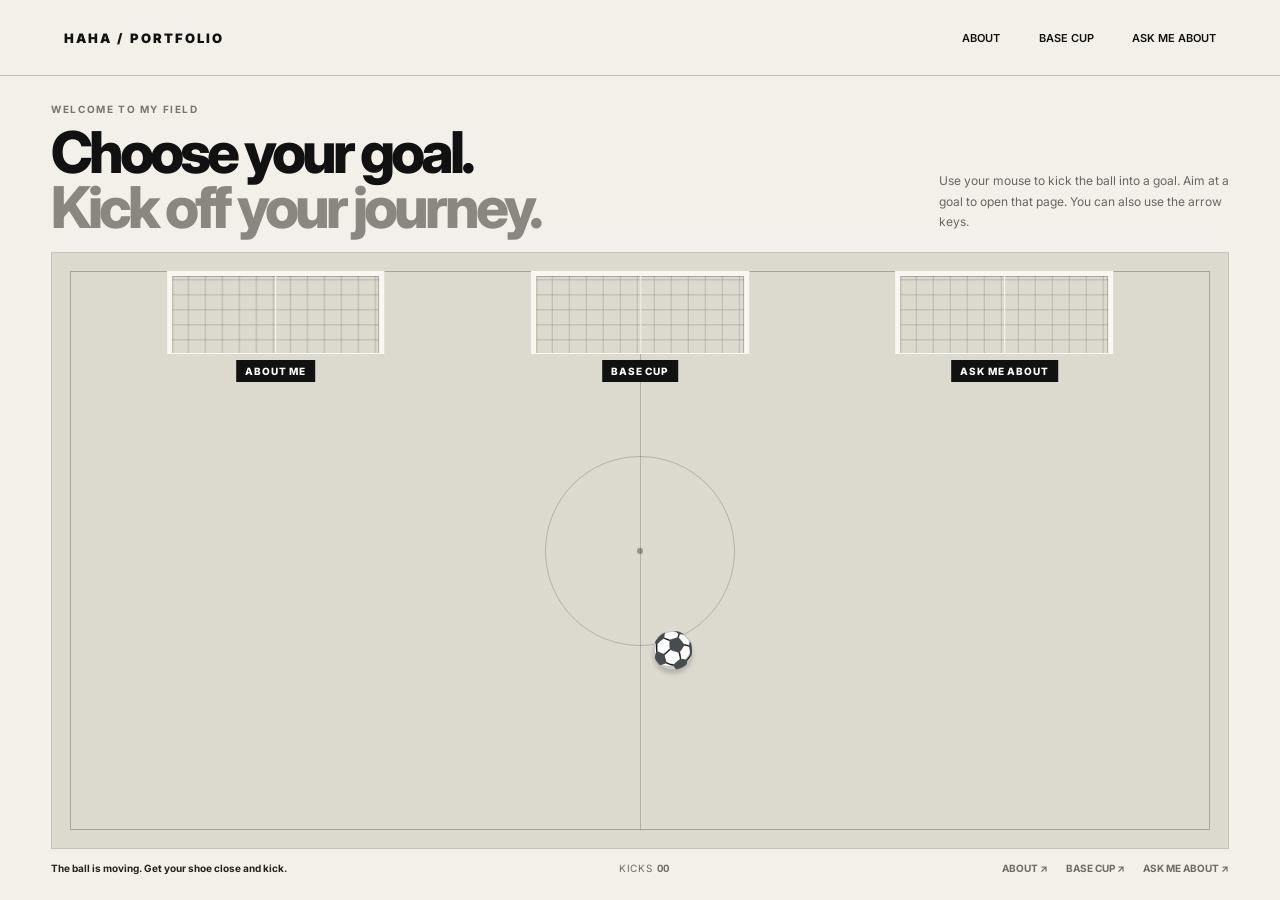
<file: index.html>
<!doctype html>
<html lang="en"><head><meta charset="UTF-8"><meta name="viewport" content="width=device-width, initial-scale=1"><meta name="theme-color" content="#f2f0e9"><meta name="description" content="Kick your way through Haha's personal portfolio."><title>Home — Haha</title><link rel="stylesheet" href="kickoff.css"></head>
<body>
<header class="kickoff-header"><a class="wordmark" href="index.html">HAHA / PORTFOLIO</a><nav aria-label="Main navigation"><a href="about.html">ABOUT</a><a href="journey.html">BASE CUP</a><a href="help.html">ASK ME ABOUT</a></nav></header>
<main class="kickoff-main">
<section class="kickoff-heading"><div><p class="eyebrow">WELCOME TO MY FIELD</p><h1>Choose your goal.<br><span>Kick off your journey.</span></h1></div><p class="game-instructions">Use your mouse to kick the ball into a goal. Aim at a goal to open that page. You can also use the arrow keys.</p></section>
<section class="pitch" id="pitch" aria-label="Interactive football field with three page goals">
<div class="center-circle"></div><div class="center-dot"></div>
<div class="goal" data-goal="about"><div class="goal-mouth"></div><span class="goal-label">ABOUT ME</span></div>
<div class="goal" data-goal="base"><div class="goal-mouth"></div><span class="goal-label">BASE CUP</span></div>
<div class="goal" data-goal="help"><div class="goal-mouth"></div><span class="goal-label">ASK ME ABOUT</span></div>
<div class="ball" id="ball" aria-label="Football">⚽</div>
<div class="goal-flash" id="goal-flash"><strong>GOAL!</strong><span>OPENING PAGE</span></div>
</section>
<div class="game-hud"><span class="hud-message" id="hud-message" aria-live="polite">The ball is moving. Get your shoe close and kick.</span><span class="kick-counter">KICKS <b id="kick-counter">00</b></span><nav class="fallback-nav" aria-label="Direct page links"><a href="about.html">ABOUT ↗</a><a href="journey.html">BASE CUP ↗</a><a href="help.html">ASK ME ABOUT ↗</a></nav></div>
</main>
<div class="shoe-cursor" id="shoe-cursor" aria-hidden="true"><svg viewBox="0 0 64 64" fill="none"><path d="M9 39c7-2 12-8 15-20l8 4c2 8 7 13 15 16l8 5c3 2 3 7-1 9H13c-7 0-10-9-4-14Z" fill="#111" stroke="#f8f7f2" stroke-width="2.5"/><path d="m22 27 8 5m-11-1 8 5m-12-1 8 5" stroke="#f8f7f2" stroke-width="2" stroke-linecap="round"/><path d="M12 52h41" stroke="#111" stroke-width="3" stroke-linecap="round"/><path d="m19 53-2 5m11-5-1 5m11-5 1 5m10-5 2 5" stroke="#111" stroke-width="2.5" stroke-linecap="round"/></svg></div>
<script src="kickoff.js"></script>
</body></html>
</file>
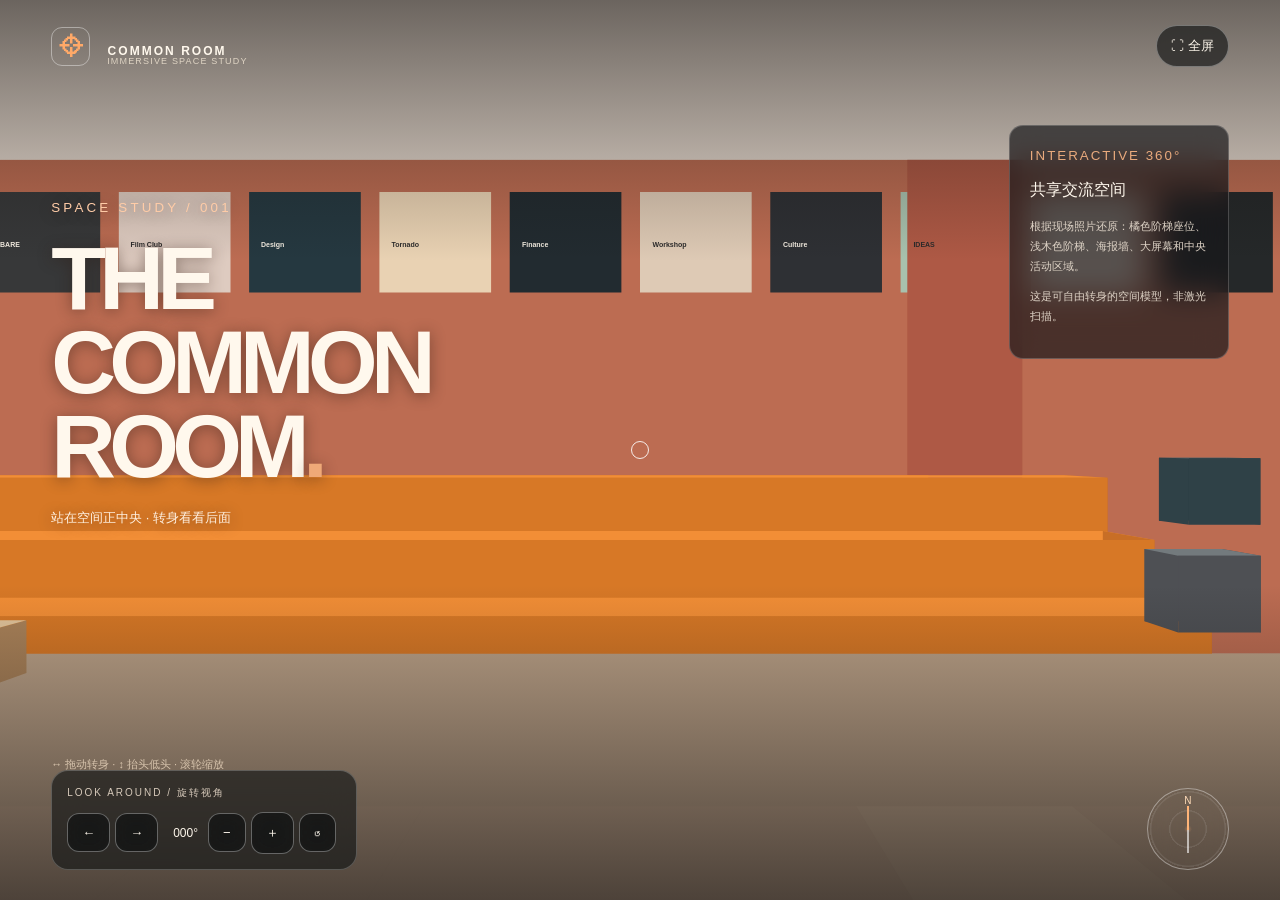
<file: room360/index.html>
<!doctype html><html lang="zh-CN"><head><meta charset="utf-8"><meta name="viewport" content="width=device-width,initial-scale=1"><title>Common Room · 360°</title><style>
*{box-sizing:border-box}html,body{margin:0;width:100%;height:100%;overflow:hidden;background:#131416;color:#fff8ed;font-family:Arial,"PingFang SC",sans-serif}canvas{position:fixed;inset:0;width:100vw;height:100vh;touch-action:none;cursor:grab}canvas:active{cursor:grabbing}.veil{pointer-events:none;position:fixed;inset:0;background:linear-gradient(#100d0b92,transparent 29%,transparent 65%,#0c0b0ca3)}header{position:fixed;top:25px;left:4vw;right:4vw;display:flex;justify-content:space-between;align-items:center;gap:15px}.logo{font-size:12px;letter-spacing:.17em;font-weight:bold}.logo i{display:inline-grid;width:39px;height:39px;place-items:center;border:1px solid #fff6;border-radius:11px;margin-right:12px;font-size:24px;color:#ffa968;font-style:normal}.logo small{display:block;margin-left:56px;margin-top:-10px;font-weight:400;font-size:9px;color:#dfd4c4;letter-spacing:.13em}button{color:inherit;cursor:pointer}header button,.c button{border:1px solid #ffffff55;border-radius:12px;background:#131415a8;padding:11px 14px;font-size:13px;backdrop-filter:blur(14px)}header button{border-radius:99px}.intro{position:fixed;top:22%;left:4vw;pointer-events:none;text-shadow:0 2px 15px #301b1477;transition:opacity .3s}.intro small{letter-spacing:.24em;color:#ffcca7}.intro h1{font-size:clamp(48px,7vw,103px);letter-spacing:-.075em;line-height:.94;margin:20px 0}.intro p{font-size:13px;color:#fff0e0}.intro.fade{opacity:.18}.badge{position:fixed;top:125px;right:4vw;border-radius:14px;border:1px solid #ffffff35;background:#161719b0;padding:20px;width:220px;backdrop-filter:blur(15px)}.badge small{color:#e9aa7d;letter-spacing:.15em}.badge h3{font-weight:500;font-size:16px}.badge p{color:#ded3c6;line-height:1.8;font-size:11px}.controls{position:fixed;bottom:30px;left:4vw;right:4vw;display:flex;justify-content:space-between;align-items:end}.c{padding:15px;background:#141718a9;border:1px solid #ffffff38;border-radius:17px;backdrop-filter:blur(14px)}.c label{display:block;color:#d6c9ba;font-size:10px;letter-spacing:.2em;margin-bottom:12px}.c button{margin-right:5px}.c button:hover,header button:hover{background:#ffffff28}.c span{font-size:12px;padding:0 10px;font-variant-numeric:tabular-nums}.compass{width:82px;height:82px;border-radius:50%;border:1px solid #fff6;background:radial-gradient(circle,#e7a16d44 2%,transparent 7%),repeating-radial-gradient(circle,transparent 0 17px,#ffffff17 18px 19px);display:grid;place-items:center;position:relative}.compass:before{content:"N";position:absolute;top:6px;font-size:10px;color:#ffdcba}.needle{width:2px;height:47px;background:linear-gradient(#ffb478 50%,#fff9 50%)}.help{position:fixed;bottom:128px;left:4vw;color:#ffead0b0;font-size:11px}.cross{pointer-events:none;position:fixed;left:50%;top:50%;transform:translate(-50%,-50%);width:18px;height:18px;border:1px solid #fffd;border-radius:50%}@media(max-width:660px){header{top:17px}.badge{display:none}.intro{top:24%}.intro h1{font-size:49px}.c{padding:10px}.c button{padding:9px}.c span{padding:0 4px}.compass{width:55px;height:55px}.needle{height:32px}.help{bottom:110px;font-size:10px}}
</style></head><body><canvas id="world"></canvas><div class="veil"></div><div class="cross"></div><header><div class="logo"><i>⌖</i> COMMON ROOM<small>IMMERSIVE SPACE STUDY</small></div><button id="full">⛶ 全屏</button></header><div class="intro" id="intro"><small>SPACE STUDY / 001</small><h1>THE<br>COMMON<br>ROOM<span style="color:#efa978">.</span></h1><p>站在空间正中央 · 转身看看后面</p></div><aside class="badge"><small>INTERACTIVE 360°</small><h3>共享交流空间</h3><p>根据现场照片还原：橘色阶梯座位、浅木色阶梯、海报墙、大屏幕和中央活动区域。</p><p>这是可自由转身的空间模型，非激光扫描。</p></aside><div class="help">↔ 拖动转身 · ↕ 抬头低头 · 滚轮缩放</div><div class="controls"><div class="c"><label>LOOK AROUND / 旋转视角</label><button id="left">←</button><button id="right">→</button><span id="deg">000°</span><button id="out">−</button><button id="in">＋</button><button id="reset">↺</button></div><div class="c compass"><div class="needle" id="needle"></div></div></div>
<script>
(()=>{const canvas=document.getElementById('world'),c=canvas.getContext('2d');const R=Math.PI/180;let w,h,yaw=0,pitch=0,fov=73,down=false,moved=false,lx=0,ly=0;const faces=[],text=[];const P=(x,y,z)=>({x,y,z});const F=(p,col)=>faces.push({p,col});const B=(x,y,z,dx,dy,dz,front,top,side)=>{let X=x+dx,Y=y+dy,Z=z+dz;F([P(x,y,z),P(X,y,z),P(X,Y,z),P(x,Y,z)],front);F([P(X,y,Z),P(x,y,Z),P(x,Y,Z),P(X,Y,Z)],front);F([P(x,y,Z),P(x,y,z),P(x,Y,z),P(x,Y,Z)],side||front);F([P(X,y,z),P(X,y,Z),P(X,Y,Z),P(X,Y,z)],side||front);F([P(x,Y,z),P(X,Y,z),P(X,Y,Z),P(x,Y,Z)],top||front)};const N=(p,s,color)=>text.push({p,s,color});function room(){F([P(-8,0,-7),P(-8,0,7),P(8,0,7),P(8,0,-7)],'#bba187');F([P(-8,4,-7),P(8,4,-7),P(8,4,7),P(-8,4,7)],'#e6dacf');F([P(-8,0,-7),P(8,0,-7),P(8,4,-7),P(-8,4,-7)],'#bc6c52');F([P(8,0,-7),P(8,0,7),P(8,4,7),P(8,4,-7)],'#b9654e');F([P(-8,0,7),P(-8,0,-7),P(-8,4,-7),P(-8,4,7)],'#ae604d');F([P(-8,0,7),P(-8,4,7),P(8,4,7),P(8,0,7)],'#b76653');
for(let x=-8;x<8;x++)for(let z=-7;z<7;z++)F([P(x,.002,z),P(x+1,.002,z),P(x+1,.002,z+1),P(x,.002,z+1)],(x*7+z*3)%5===0?'#c4a98e':'#c0a48a');
for(let i=0;i<4;i++){B(-7.8,0,-4.9-i*.54,11,.35+i*.37,.60,'#d77826','#f28e36','#c86e26');B(5.5+i*.56,0,-6.7,.62,.34+i*.36,10.4,'#dd7c2b','#ed913e','#c36a25');B(-5.3-i*.69,0,-6.4,.76,.39+i*.38,10.8,'#bd9569','#e2c49b','#aa8259')}
B(2.15,0,-6.95,.7,4,.5,'#ae5945','#b76e56');B(-7.95,0,-2.6,.7,4,.65,'#ac5947','#bc6a52');
const colors=['#24252b','#ece3d0','#373839','#decbc0','#253840','#e9d2b3','#222b30','#decab5','#2e3034','#a8c1ad','#ead7c7','#252829'];const names=['Moonshot','读书人','BARE','Film Club','Design','Tornado','Finance','Workshop','Culture','IDEAS','Art','Base Cup'];for(let i=0;i<13;i++){let x=-7.35+i*1.05;F([P(x,2.92,-6.97),P(x+.9,2.92,-6.97),P(x+.9,3.73,-6.97),P(x,3.73,-6.97)],colors[i%12]);N(P(x+.1,3.28,-6.96),names[i%12],i%2?'#2c2b2b':'#f6efe3')}
for(let i=0;i<8;i++){let z=-6.5+i*1.36;F([P(7.96,2.92,z),P(7.96,2.92,z+1.13),P(7.96,3.7,z+1.13),P(7.96,3.7,z)],colors[(i+3)%12])}
F([P(-2.6,1,6.94),P(2.6,1,6.94),P(2.6,3.45,6.94),P(-2.6,3.45,6.94)],'#e3d9d0');F([P(-2.48,1.14,6.90),P(2.48,1.14,6.90),P(2.48,3.3,6.90),P(-2.48,3.3,6.90)],'#11171a');B(-2.4,.05,6.68,.11,.98,.13,'#84878b');B(2.3,.05,6.68,.11,.98,.13,'#84878b');for(let i=0;i<8;i++){let x=3.1+i*.54;F([P(x,1.5,6.97),P(x+.43,1.5,6.97),P(x+.43,3.32,6.97),P(x,3.32,6.97)],i%2?'#e7e5dd':'#cfccc3')}
B(-6.5,0,6.75,1.5,3.5,.13,'#435157');for(let j=0;j<7;j++)B(-6.5+j*.2,0,6.62,.055,3.5,.11,'#34484d');for(let x=-6;x<7;x+=2.5)for(let z=-5;z<6;z+=3)B(x,3.97,z,.24,.02,.2,'#fff4e3','#fff4e3');B(-.6,3.95,-1,1.25,.03,.6,'#85868a');
const bags=[[-6.4,2,-2],[-5.1,1.2,1.4],[3.3,1.2,-5.5],[2.8,.7,-4.8],[6,.6,-3.1],[7,1.4,.5],[6,.65,2]];for(let i=0;i<bags.length;i++){let a=bags[i];B(a[0],a[1],a[2],.43,.4,.3,i%2?'#4e5054':'#2f4147','#737a7d')}}
room();function cam(p){let dx=p.x,dy=p.y-1.65,dz=p.z,a=yaw*R,b=pitch*R;let right=dx*Math.cos(a)+dz*Math.sin(a),front=dx*Math.sin(a)-dz*Math.cos(a);return{x:right,y:dy*Math.cos(b)-front*Math.sin(b),z:front*Math.cos(b)+dy*Math.sin(b)}}function clip(p){let o=[];for(let i=0;i<p.length;i++){let a=p[i],b=p[(i+1)%p.length],va=a.z>.1,vb=b.z>.1;if(va)o.push(a);if(va!==vb){let t=(.1-a.z)/(b.z-a.z);o.push({x:a.x+(b.x-a.x)*t,y:a.y+(b.y-a.y)*t,z:.1})}}return o}function draw(){if(!w)return;let g=c.createLinearGradient(0,0,0,h);g.addColorStop(0,'#e9c7b1');g.addColorStop(1,'#8e705a');c.fillStyle=g;c.fillRect(0,0,w,h);let focal=w*.5/Math.tan(fov*R/2),layers=[];for(let f of faces){let p=clip(f.p.map(cam));if(p.length<3)continue;layers.push({p:p.map(q=>({x:w/2+q.x/q.z*focal,y:h/2-q.y/q.z*focal})),d:p.reduce((s,q)=>s+q.z,0)/p.length,col:f.col})}layers.sort((a,b)=>b.d-a.d);for(let f of layers){c.beginPath();c.moveTo(f.p[0].x,f.p[0].y);for(let i=1;i<f.p.length;i++)c.lineTo(f.p[i].x,f.p[i].y);c.closePath();c.fillStyle=f.col;c.fill()}for(let t of text){let p=cam(t.p);if(p.z<.2)continue;let sz=Math.max(7,Math.min(25,12/p.z*focal/500));c.font='bold '+sz+'px Arial';c.fillStyle=t.color;c.fillText(t.s,w/2+p.x/p.z*focal,h/2-p.y/p.z*focal,95)}}function size(){w=innerWidth;h=innerHeight;let d=Math.min(devicePixelRatio||1,2);canvas.width=w*d;canvas.height=h*d;c.setTransform(d,0,0,d,0,0);draw()}function update(){yaw=(yaw%360+360)%360;document.getElementById('deg').textContent=String(Math.round(yaw)).padStart(3,'0')+'°';document.getElementById('needle').style.transform='rotate('+yaw+'deg)';document.getElementById('intro').classList.toggle('fade',moved);draw()}function turn(v){yaw+=v;moved=true;update()}canvas.addEventListener('pointerdown',e=>{down=true;lx=e.clientX;ly=e.clientY;canvas.setPointerCapture(e.pointerId)});canvas.addEventListener('pointermove',e=>{if(!down)return;yaw-=(e.clientX-lx)*.18;pitch=Math.min(49,Math.max(-49,pitch+(e.clientY-ly)*.11));lx=e.clientX;ly=e.clientY;moved=true;update()});canvas.addEventListener('pointerup',()=>down=false);canvas.addEventListener('pointercancel',()=>down=false);canvas.addEventListener('wheel',e=>{e.preventDefault();fov=Math.max(42,Math.min(100,fov+Math.sign(e.deltaY)*3));update()},{passive:false});document.getElementById('left').onclick=()=>turn(-30);document.getElementById('right').onclick=()=>turn(30);document.getElementById('in').onclick=()=>{fov=Math.max(42,fov-8);update()};document.getElementById('out').onclick=()=>{fov=Math.min(100,fov+8);update()};document.getElementById('reset').onclick=()=>{yaw=0;pitch=0;fov=73;moved=false;update()};document.getElementById('full').onclick=()=>document.fullscreenElement?document.exitFullscreen():document.documentElement.requestFullscreen();document.addEventListener('keydown',e=>{if(e.key==='ArrowLeft')turn(-12);if(e.key==='ArrowRight')turn(12);if(e.key==='ArrowUp'){pitch-=7;update()}if(e.key==='ArrowDown'){pitch+=7;update()}if(e.key.toLowerCase()==='r')document.getElementById('reset').click()});addEventListener('resize',size);size()})();
</script></body></html>
</file>
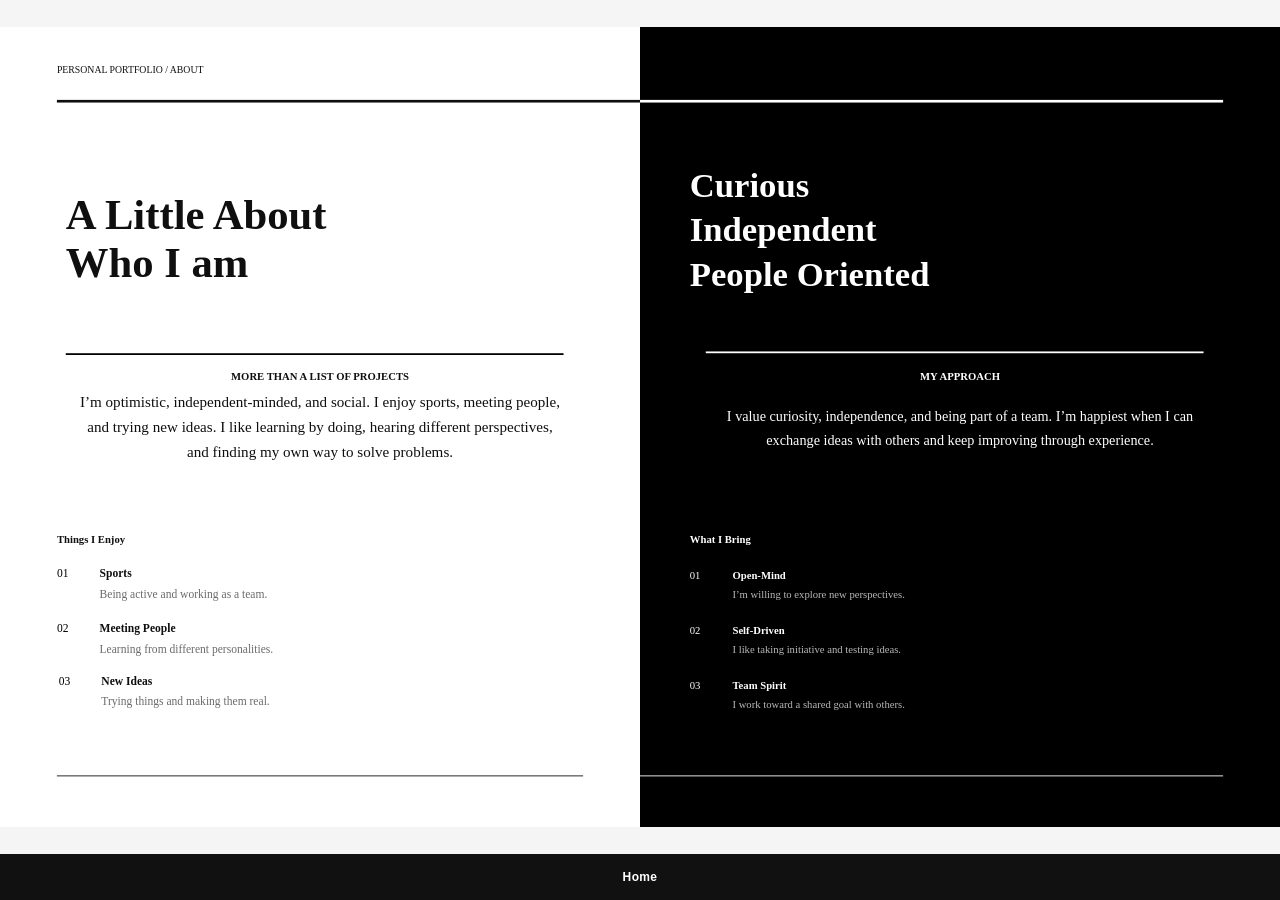
<file: about.html>
<!doctype html>
<html lang="en"><head><meta charset="UTF-8"><meta name="viewport" content="width=device-width, initial-scale=1"><title>About — Haha</title><link rel="stylesheet" href="restored.css?v=home-only-nav-2"></head><body><main class="viewport"><div class="artboard"><div class="layer-001">
  <div class="layer-002"></div>
  <div class="layer-020">PERSONAL PORTFOLIO  /  ABOUT</div>
  <div class="layer-021"></div>
  <div class="layer-022"></div>
  <div class="layer-023">A Little About<br/>Who I am</div>
  <div class="layer-024">MORE THAN A LIST OF PROJECTS</div>
  <div class="layer-025">I’m optimistic, independent-minded, and social. I enjoy sports, meeting people, and trying new ideas. I like learning by doing, hearing different perspectives, and finding my own way to solve problems.</div>
  <div class="layer-026">Things I Enjoy</div>
  <div class="layer-027">01</div>
  <div class="layer-028">Sports</div>
  <div class="layer-029">Being active and working as a team.</div>
  <div class="layer-030">02</div>
  <div class="layer-031">Meeting People</div>
  <div class="layer-032">Learning from different personalities.</div>
  <div class="layer-033">03</div>
  <div class="layer-034">New Ideas</div>
  <div class="layer-035">Trying things and making them real.</div>
  <div class="layer-036">Curious<br/>Independent<br/>People Oriented </div>
  <div class="layer-037"></div>
  <div class="layer-038"></div>
  <div class="layer-039">MY APPROACH</div>
  <div class="layer-040">I value curiosity, independence, and being part of a team. I’m happiest when I can exchange ideas with others and keep improving through experience.</div>
  <div class="layer-041">What I Bring</div>
  <div class="layer-042">01</div>
  <div class="layer-043">Open-Mind</div>
  <div class="layer-044">I’m willing to explore new perspectives.</div>
  <div class="layer-045">02</div>
  <div class="layer-046">Self-Driven</div>
  <div class="layer-047">I like taking initiative and testing ideas.</div>
  <div class="layer-048">03</div>
  <div class="layer-049">Team Spirit</div>
  <div class="layer-050">I work toward a shared goal with others.</div>
  <div class="layer-051"></div>
  <div class="layer-052"></div>
</div>
</div></main><nav class="page-nav home-only-nav" aria-label="Pages"><a href="index.html">Home</a></nav><script>function fitArtboard(){const el=document.querySelector('.artboard');const viewport=document.querySelector('.viewport');if(!el||!viewport)return;const scale=Math.min(viewport.clientWidth/1440,viewport.clientHeight/900);el.style.setProperty('--art-scale',String(scale));}window.addEventListener('resize',fitArtboard);fitArtboard();</script></body></html>
</file>
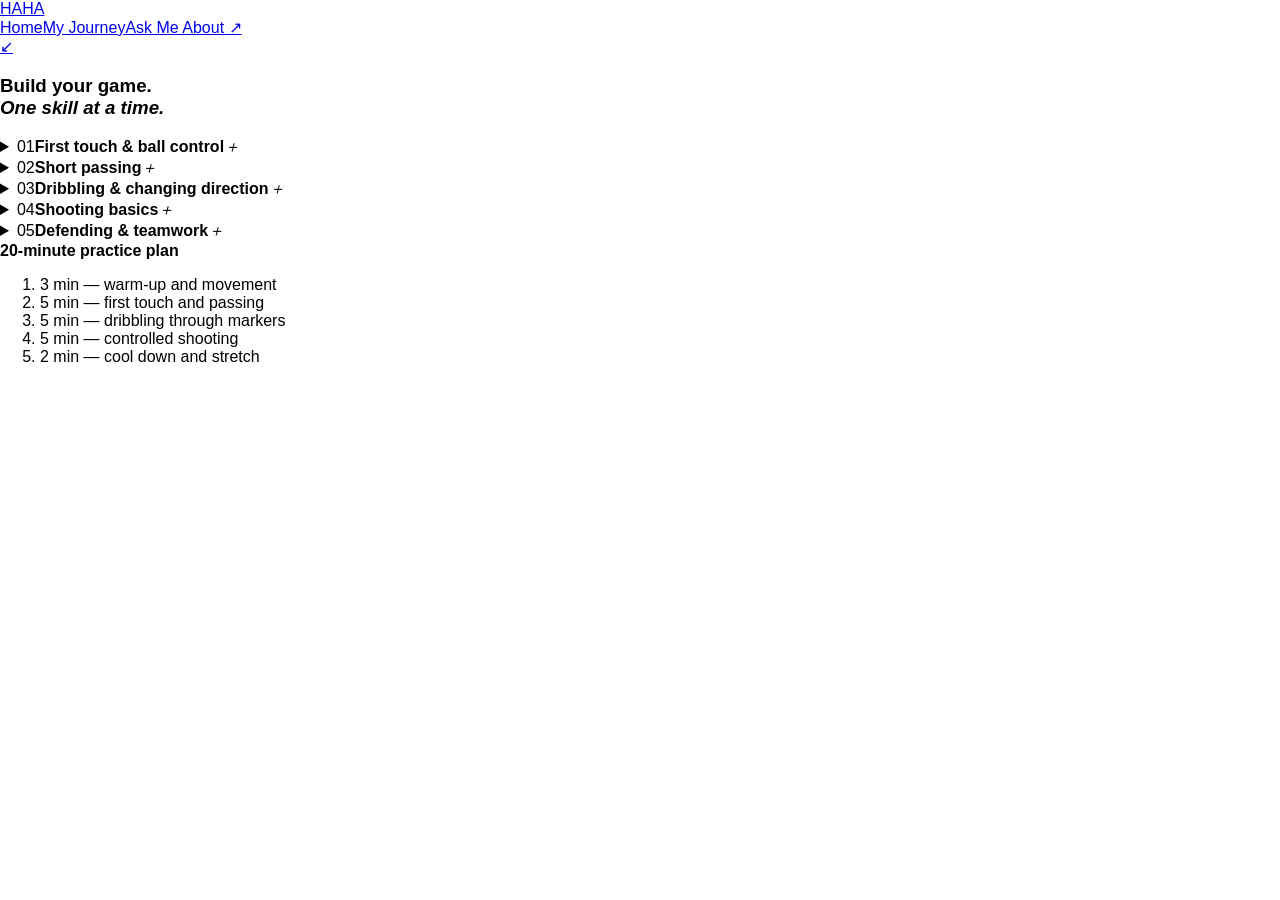
<file: football-skills.html>
<!doctype html>
<html lang="en">
<head>
  <meta charset="UTF-8">
  <meta name="viewport" content="width=device-width, initial-scale=1.0">
  <meta name="theme-color" content="#f4f3ee">
  <meta name="description" content="Learn football skills with Haha: first touch, passing, dribbling, shooting and defending.">
  <title>Football Skills — Haha</title>
  <link rel="stylesheet" href="styles.css">
</head>
<body class="skills-page">
  <header class="site-header"><a class="wordmark" href="index.html">HAHA</a><nav aria-label="Main navigation"><a href="index.html">Home</a><a href="journey.html">My Journey</a><a class="nav-cta" href="help.html">Ask Me About ↗</a></nav></header>
  <main class="skills-main">
      <section class="football-skills standalone-skills" id="football-skills" aria-labelledby="football-skills-title">
        <div class="skills-topbar"><a class="skills-back-icon" href="help.html" aria-label="Return to portfolio" title="Return to portfolio">↙</a></div>
        <div class="skills-heading">
          
          <h3 id="football-skills-title">Build your game.<br><em>One skill at a time.</em></h3>
          
        </div>
        <div class="skills-list">
          <details class="skill-panel"><summary><span>01</span><b>First touch & ball control</b><i>＋</i></summary><div><p>Relax your foot as the ball arrives and cushion it into the space you want to move next. Try to make your first touch useful, not just stop the ball.</p><ul><li>Pass against a wall and control the return.</li><li>Repeat 10 times with each foot.</li><li>Try to direct your first touch left, right, and forward.</li></ul></div></details>
          <details class="skill-panel"><summary><span>02</span><b>Short passing</b><i>＋</i></summary><div><p>Use the inside of your foot for a controlled pass. Place your standing foot beside the ball and point it toward your teammate.</p><ul><li>Stand 5–8 metres apart.</li><li>Pass to your partner’s feet, then receive with a soft first touch.</li><li>Gradually increase distance while keeping accuracy.</li></ul></div></details>
          <details class="skill-panel"><summary><span>03</span><b>Dribbling & changing direction</b><i>＋</i></summary><div><p>Keep the ball close with small touches, use both feet, and look up between touches to notice open space.</p><ul><li>Place 4–5 cones or markers in a line.</li><li>Weave through them using inside and outside touches.</li><li>Practise an inside-foot cut to change direction quickly.</li></ul></div></details>
          <details class="skill-panel"><summary><span>04</span><b>Shooting basics</b><i>＋</i></summary><div><p>Look at your target, plant your non-kicking foot beside the ball, and keep your ankle firm. Focus on accuracy before power.</p><ul><li>Start close to goal and aim for a corner.</li><li>Use the inside of your foot for placement or your laces for power.</li><li>Practise with both feet when safe and comfortable.</li></ul></div></details>
          <details class="skill-panel"><summary><span>05</span><b>Defending & teamwork</b><i>＋</i></summary><div><p>Stay balanced, bend your knees slightly, and guide the attacker away from dangerous space instead of diving in. Communicate with teammates.</p><ul><li>Practise shadowing a partner at walking speed.</li><li>Keep a safe distance and watch the ball.</li><li>Call clearly when you need support.</li></ul></div></details>
        </div>
        <div class="practice-plan skills-plan"><b>20-minute practice plan</b><ol><li>3 min — warm-up and movement</li><li>5 min — first touch and passing</li><li>5 min — dribbling through markers</li><li>5 min — controlled shooting</li><li>2 min — cool down and stretch</li></ol></div>
      </section>

  </main>
  
</body>
</html>
</file>
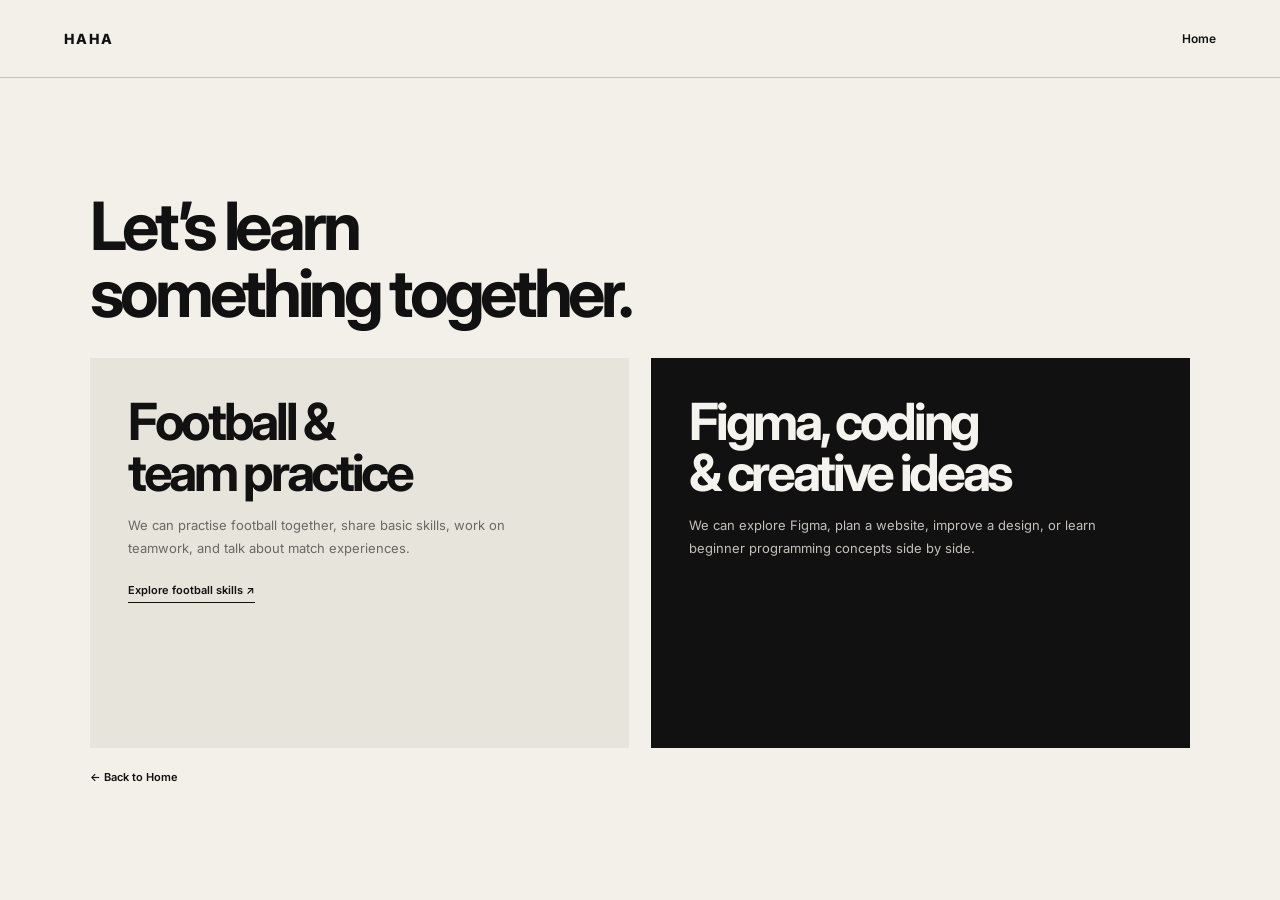
<file: help.html>
<!doctype html>
<html lang="en"><head><meta charset="UTF-8"><meta name="viewport" content="width=device-width, initial-scale=1.0"><meta name="theme-color" content="#f2f0e9"><meta name="description" content="Haha's personal portfolio: football, learning, design and ways to help."><title>Ask Me About — Haha</title><link rel="stylesheet" href="pages.css?v=home-only-nav-2"></head><body><header class="site-nav"><a class="brand" href="index.html">HAHA</a><nav class="nav-links" aria-label="Main navigation"><a href="index.html">Home</a></nav></header><main class="page-wrap"><section class="inner-wrap"><h1 class="page-title">Let’s learn<br>something together.</h1><div class="help-grid"><article class="help-card"><h2>Football &<br>team practice</h2><p>We can practise football together, share basic skills, work on teamwork, and talk about match experiences.</p><a class="skill-link" href="football-skills.html">Explore football skills ↗</a></article><article class="help-card dark"><h2>Figma, coding<br>& creative ideas</h2><p>We can explore Figma, plan a website, improve a design, or learn beginner programming concepts side by side.</p></article></div><a class="back-link" href="index.html">← Back to Home</a></section></main></body></html>
</file>
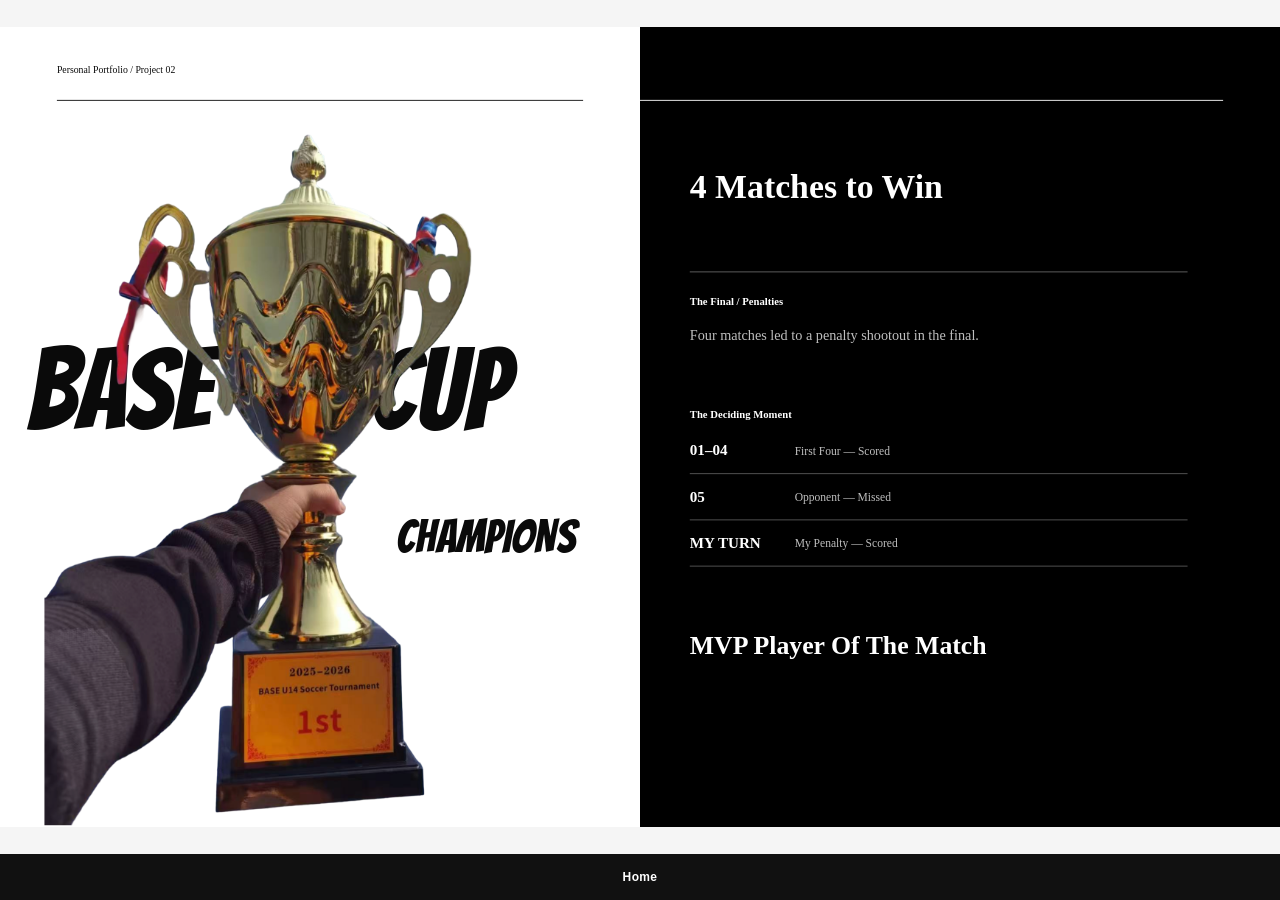
<file: journey.html>
<!doctype html>
<html lang="en"><head><meta charset="UTF-8"><meta name="viewport" content="width=device-width, initial-scale=1"><title>Base Cup — Haha</title><link rel="stylesheet" href="restored.css?v=home-only-nav-2"></head><body><main class="viewport"><div class="artboard"><div class="layer-001">
  <div class="layer-002"></div>
  <div class="layer-053">Personal Portfolio  /  Project 02</div>
  <div class="layer-054"></div>
  <div class="layer-055"></div>
  <div class="layer-056">    BASE         </div>
  <div class="layer-057"><span class="layer-058"> </span><span class="layer-059">CUP    </span><span class="layer-058">    </span></div>
  <div class="layer-060">4 Matches to Win</div>
  <div class="layer-061"></div>
  <div class="layer-062">The Final  /  Penalties</div>
  <div class="layer-063">Four matches led to a penalty shootout in the final.</div>
  <div class="layer-064">The Deciding Moment</div>
  <div class="layer-065">01–04</div>
  <div class="layer-066">First Four — Scored</div>
  <div class="layer-067"></div>
  <div class="layer-068">05</div>
  <div class="layer-069">Opponent — Missed</div>
  <div class="layer-070"></div>
  <div class="layer-071">MY TURN</div>
  <div class="layer-072">My Penalty — Scored</div>
  <div class="layer-073"></div>
  <div class="layer-074">MVP Player Of The Match</div>
  <img class="layer-075" src="assets/9d480a80-03a0-4ceb-a1e0-898c0d4b4bf1.png" />
  <div class="layer-076"> CHAMPIONS<br/>    </div>
  <div class="layer-077"> CUP        </div>
  <div class="layer-078">    BASE         </div>
</div>
</div></main><nav class="page-nav home-only-nav" aria-label="Pages"><a href="index.html">Home</a></nav><script>function fitArtboard(){const el=document.querySelector('.artboard');const viewport=document.querySelector('.viewport');if(!el||!viewport)return;const scale=Math.min(viewport.clientWidth/1440,viewport.clientHeight/900);el.style.setProperty('--art-scale',String(scale));}window.addEventListener('resize',fitArtboard);fitArtboard();</script></body></html>
</file>
<file: kickoff.css>
@import url('https://fonts.googleapis.com/css2?family=Inter:wght@400;500;600;700;800;900&display=swap');
:root{--paper:#f2f0e9;--ink:#111;--muted:#77756f;--pitch:#dcd9cf;--line:rgba(17,17,17,.22)}
*{box-sizing:border-box}
html,body{margin:0;width:100%;min-height:100%;font-family:Inter,Arial,sans-serif;background:var(--paper);color:var(--ink)}
body{min-height:100svh;overflow:hidden}
.kickoff-header{height:76px;padding:0 clamp(22px,5vw,72px);display:flex;align-items:center;justify-content:space-between;border-bottom:1px solid var(--line);position:relative;z-index:5}
.wordmark{font-size:13px;font-weight:900;letter-spacing:.16em}
.kickoff-header nav{display:flex;gap:clamp(18px,3vw,42px);font-size:11px;font-weight:600}
.kickoff-header a,.fallback-nav a{color:inherit;text-decoration:none}
.kickoff-header a:hover,.fallback-nav a:hover{text-decoration:underline}
.kickoff-main{height:calc(100svh - 76px);min-height:520px;padding:clamp(18px,3vh,34px) clamp(18px,4vw,58px) 26px;display:flex;flex-direction:column}
.kickoff-heading{display:flex;align-items:end;justify-content:space-between;gap:20px;margin:0 auto 18px;width:100%;max-width:1400px}
.eyebrow{font-size:10px;font-weight:700;letter-spacing:.16em;color:var(--muted);text-transform:uppercase;margin:0 0 10px}
.kickoff-heading h1{font-size:clamp(32px,4.5vw,62px);letter-spacing:-.07em;line-height:.95;margin:0;font-weight:800}
.kickoff-heading h1 span{color:#898780}
.game-instructions{max-width:290px;font-size:12px;line-height:1.7;color:#666;margin:0 0 2px}
.pitch{position:relative;isolation:isolate;overflow:hidden;width:100%;max-width:1400px;flex:1;min-height:360px;margin:0 auto;background:var(--pitch);border:1px solid rgba(17,17,17,.12);cursor:none;touch-action:pan-y}
.pitch:before{content:"";position:absolute;inset:18px;border:1px solid rgba(17,17,17,.27);pointer-events:none}
.pitch:after{content:"";position:absolute;left:50%;top:18px;bottom:18px;width:1px;background:rgba(17,17,17,.2);pointer-events:none}
.center-circle{position:absolute;width:min(22vw,190px);aspect-ratio:1;border:1px solid rgba(17,17,17,.2);border-radius:50%;left:50%;top:50%;transform:translate(-50%,-50%);pointer-events:none}
.center-dot{position:absolute;width:6px;height:6px;border-radius:50%;background:rgba(17,17,17,.35);left:50%;top:50%;transform:translate(-50%,-50%)}
.goal{position:absolute;top:18px;width:clamp(118px,17vw,220px);height:clamp(68px,10vw,112px);transform:translateX(-50%);z-index:3;text-align:center}
.goal[data-goal="about"]{left:19%}.goal[data-goal="base"]{left:50%}.goal[data-goal="help"]{left:81%}
.goal-mouth{height:74%;position:relative;border:5px solid #f8f7f2;border-bottom:0;box-shadow:0 0 0 1px rgba(17,17,17,.25) inset; background:repeating-linear-gradient(90deg,transparent 0 15px,rgba(17,17,17,.12) 16px 17px),repeating-linear-gradient(0deg,transparent 0 13px,rgba(17,17,17,.12) 14px 15px)}
.goal-mouth:before,.goal-mouth:after{content:"";position:absolute;bottom:0;height:1px;background:#f8f7f2}
.goal-mouth:before{left:-5px;right:-5px}.goal-mouth:after{left:50%;top:0;bottom:0;width:1px;height:auto}
.goal-label{display:inline-block;margin-top:6px;padding:5px 9px;background:#111;color:#fff;font-size:10px;font-weight:800;letter-spacing:.09em;white-space:nowrap}
.ball{position:absolute;width:38px;height:38px;left:50%;top:68%;transform:translate(-50%,-50%);z-index:4;border-radius:50%;font-size:35px;line-height:38px;text-align:center;filter:drop-shadow(0 4px 2px rgba(0,0,0,.18));pointer-events:none;will-change:left,top,transform}
.shoe-cursor{position:fixed;left:0;top:0;width:48px;height:48px;z-index:20;pointer-events:none;transform:translate(-50%,-50%) rotate(-25deg);opacity:0;transition:opacity .12s}
.shoe-cursor svg{width:100%;height:100%;filter:drop-shadow(0 2px 2px rgba(0,0,0,.22))}
.pitch.is-active~.shoe-cursor,.shoe-cursor.visible{opacity:1}
.game-hud{max-width:1400px;width:100%;margin:13px auto 0;display:flex;align-items:center;justify-content:space-between;gap:14px;font-size:10px;color:#6d6b65}
.hud-message{font-weight:700;color:#24231f}
.kick-counter{font-variant-numeric:tabular-nums;letter-spacing:.08em}
.fallback-nav{display:flex;gap:18px;align-items:center}
.fallback-nav a{font-size:10px;font-weight:700}
.goal-flash{position:absolute;inset:0;z-index:10;background:rgba(17,17,17,.88);color:#fff;display:flex;align-items:center;justify-content:center;flex-direction:column;opacity:0;pointer-events:none;transition:opacity .2s}
.goal-flash.show{opacity:1}
.goal-flash strong{font-size:clamp(38px,7vw,88px);letter-spacing:-.07em}
.goal-flash span{font-size:11px;letter-spacing:.14em;margin-top:10px}
@media(max-width:650px){body{overflow:auto}.kickoff-header{height:auto;min-height:70px;align-items:flex-start;flex-direction:column;justify-content:center;gap:12px;padding-block:14px}.kickoff-header nav{gap:18px}.kickoff-main{height:calc(100svh - 86px);min-height:620px;padding:22px 14px 18px}.kickoff-heading{align-items:flex-start;flex-direction:column}.game-instructions{max-width:100%}.pitch{min-height:380px}.goal{width:29%;height:74px}.goal[data-goal="about"]{left:18%}.goal[data-goal="base"]{left:50%}.goal[data-goal="help"]{left:82%}.goal-label{font-size:8px;padding:4px 5px}.goal-mouth{border-width:4px}.ball{width:34px;height:34px;font-size:31px}.game-hud{align-items:flex-start;flex-direction:column}.fallback-nav{gap:15px}}
@media(prefers-reduced-motion:reduce){*{scroll-behavior:auto!important;transition:none!important}}
</file>
<file: restored.css>
@import url('https://fonts.googleapis.com/css2?family=Bangers&display=swap');
/* Original 1440 × 900 Figma-exported layouts. */
* { box-sizing: border-box; }
body { margin: 0; font-family: Inter, Arial, sans-serif; }
body > div { margin-inline: auto; }

.layer-001 {
  width: 1440px;
  height: 900px;
  position: relative;
  background: white;
  overflow: hidden;
}

.layer-002 {
  width: 720px;
  height: 900px;
  left: 720px;
  top: 0px;
  position: absolute;
  background: black;
}

.layer-003 {
  width: 377px;
  height: 480px;
  left: 424px;
  top: 242px;
  position: absolute;
}

.layer-004 {
  width: 377px;
  height: 480px;
  left: 999px;
  top: 722px;
  position: absolute;
  transform: rotate(180deg);
  transform-origin: top left;
}

.layer-005 {
  width: 70px;
  height: 24px;
  left: 1030px;
  top: 44px;
  position: absolute;
  color: #0F0F0F;
  font-size: 12px;
  font-family: Inter;
  font-weight: 700;
  word-wrap: break-word;
}

.layer-006 {
  width: 70px;
  height: 24px;
  left: 1115px;
  top: 44px;
  position: absolute;
  color: #0F0F0F;
  font-size: 12px;
  font-family: Inter;
  font-weight: 400;
  word-wrap: break-word;
}

.layer-007 {
  width: 100px;
  height: 24px;
  left: 1200px;
  top: 44px;
  position: absolute;
  color: #0F0F0F;
  font-size: 12px;
  font-family: Inter;
  font-weight: 400;
  word-wrap: break-word;
}

.layer-008 {
  width: 1312px;
  height: 1px;
  left: 64px;
  top: 82px;
  position: absolute;
  background: rgba(15.30, 15.30, 15.30, 0.16);
}

.layer-009 {
  width: 574.41px;
  height: 200.49px;
  left: 64.29px;
  top: 159.50px;
  position: absolute;
  color: #0F0F0F;
  font-size: 46px;
  font-family: Inter;
  font-weight: 700;
  word-wrap: break-word;
}

.layer-010 {
  width: 397px;
  height: 76px;
  left: 75px;
  top: 556px;
  position: absolute;
  color: #0F0F0F;
  font-size: 16px;
  font-family: Inter;
  font-weight: 700;
  line-height: 30px;
  word-wrap: break-word;
}

.layer-011 {
  width: 240px;
  height: 30px;
  left: 1120px;
  top: 205px;
  position: absolute;
  color: rgba(15.30, 15.30, 15.30, 0.55);
  font-size: 13px;
  font-family: Inter;
  font-weight: 400;
  word-wrap: break-word;
}

.layer-012 {
  width: 570px;
  height: 105px;
  left: 947px;
  top: 406px;
  position: absolute;
  color: white;
  font-size: 12px;
  font-family: Inter;
  font-weight: 700;
  word-wrap: break-word;
}

.layer-013 {
  width: 180px;
  height: 26px;
  left: 999px;
  top: 774px;
  position: absolute;
  color: rgba(15.30, 15.30, 15.30, 0.65);
  font-size: 12px;
  font-family: Inter;
  font-weight: 400;
  word-wrap: break-word;
}

.layer-014 {
  width: 1312px;
  height: 1px;
  left: 64px;
  top: 842px;
  position: absolute;
  background: rgba(15.30, 15.30, 15.30, 0.16);
}

.layer-015 {
  width: 206px;
  height: 24px;
  left: 1170px;
  top: 858px;
  position: absolute;
  color: rgba(15.30, 15.30, 15.30, 0.50);
  font-size: 11px;
  font-family: Inter;
  font-weight: 400;
  word-wrap: break-word;
}

.layer-016 {
  width: 426px;
  height: 164px;
  left: 75px;
  top: 347px;
  position: absolute;
  color: #141414;
  font-size: 16px;
  font-family: Inter;
  font-weight: 700;
  line-height: 30px;
  word-wrap: break-word;
}

.layer-017 {
  width: 570px;
  height: 105px;
  left: 904px;
  top: 257px;
  position: absolute;
  color: white;
  font-size: 13px;
  font-family: Inter;
  font-weight: 700;
  word-wrap: break-word;
}

.layer-018 {
  width: 570px;
  height: 105px;
  left: 988px;
  top: 565px;
  position: absolute;
  color: white;
  font-size: 13px;
  font-family: Inter;
  font-weight: 700;
  word-wrap: break-word;
}

.layer-019 {
  width: 320px;
  left: 65px;
  top: 43px;
  position: absolute;
  color: #0F0F0F;
  font-size: 11px;
  font-family: Inter;
  font-weight: 400;
  word-wrap: break-word;
}

.layer-020 {
  width: 320px;
  left: 64px;
  top: 42px;
  position: absolute;
  color: #0F0F0F;
  font-size: 11px;
  font-family: Inter;
  font-weight: 400;
  word-wrap: break-word;
}

.layer-021 {
  width: 656px;
  height: 3px;
  left: 64px;
  top: 82px;
  position: absolute;
  background: #0F0F0F;
}

.layer-022 {
  width: 656px;
  height: 3px;
  left: 720px;
  top: 82px;
  position: absolute;
  background: white;
}

.layer-023 {
  width: 570px;
  left: 74px;
  top: 184px;
  position: absolute;
  color: #0F0F0F;
  font-size: 48px;
  font-family: Inter;
  font-weight: 700;
  line-height: 54px;
  word-wrap: break-word;
}

.layer-024 {
  width: 207px;
  height: 16px;
  left: 256.50px;
  top: 386px;
  position: absolute;
  text-align: center;
  color: #0F0F0F;
  font-size: 12px;
  font-family: Inter;
  font-weight: 700;
  word-wrap: break-word;
}

.layer-025 {
  width: 550px;
  left: 85px;
  top: 409px;
  position: absolute;
  text-align: center;
  color: #0F0F0F;
  font-size: 17px;
  font-family: Inter;
  font-weight: 400;
  line-height: 28px;
  word-wrap: break-word;
}

.layer-026 {
  width: 300px;
  left: 64px;
  top: 570px;
  position: absolute;
  color: #0F0F0F;
  font-size: 12px;
  font-family: Inter;
  font-weight: 700;
  word-wrap: break-word;
}

.layer-027 {
  width: 38px;
  left: 64px;
  top: 607px;
  position: absolute;
  color: black;
  font-size: 13px;
  font-family: Inter;
  font-weight: 400;
  word-wrap: break-word;
}

.layer-028 {
  width: 190px;
  left: 112px;
  top: 607px;
  position: absolute;
  color: #0F0F0F;
  font-size: 13px;
  font-family: Inter;
  font-weight: 700;
  word-wrap: break-word;
}

.layer-029 {
  width: 500px;
  left: 112px;
  top: 630px;
  position: absolute;
  color: #6B6B6B;
  font-size: 13px;
  font-family: Inter;
  font-weight: 400;
  word-wrap: break-word;
}

.layer-030 {
  width: 38px;
  left: 64px;
  top: 669px;
  position: absolute;
  color: black;
  font-size: 13px;
  font-family: Inter;
  font-weight: 400;
  word-wrap: break-word;
}

.layer-031 {
  width: 190px;
  left: 112px;
  top: 669px;
  position: absolute;
  color: #0F0F0F;
  font-size: 13px;
  font-family: Inter;
  font-weight: 700;
  word-wrap: break-word;
}

.layer-032 {
  width: 500px;
  left: 112px;
  top: 692px;
  position: absolute;
  color: #6B6B6B;
  font-size: 13px;
  font-family: Inter;
  font-weight: 400;
  word-wrap: break-word;
}

.layer-033 {
  width: 38px;
  left: 66px;
  top: 728px;
  position: absolute;
  color: black;
  font-size: 13px;
  font-family: Inter;
  font-weight: 400;
  word-wrap: break-word;
}

.layer-034 {
  width: 190px;
  left: 114px;
  top: 728px;
  position: absolute;
  color: #0F0F0F;
  font-size: 13px;
  font-family: Inter;
  font-weight: 700;
  word-wrap: break-word;
}

.layer-035 {
  width: 500px;
  left: 114px;
  top: 751px;
  position: absolute;
  color: #6B6B6B;
  font-size: 13px;
  font-family: Inter;
  font-weight: 400;
  word-wrap: break-word;
}

.layer-036 {
  width: 570px;
  left: 776px;
  top: 153px;
  position: absolute;
  color: white;
  font-size: 39px;
  font-family: Inter;
  font-weight: 700;
  line-height: 50px;
  word-wrap: break-word;
}

.layer-037 {
  width: 560px;
  height: 2px;
  left: 794px;
  top: 365px;
  position: absolute;
  background: white;
}

.layer-038 {
  width: 560px;
  height: 2px;
  left: 74px;
  top: 367px;
  position: absolute;
  background: black;
}

.layer-039 {
  width: 103px;
  height: 22px;
  left: 1028.50px;
  top: 386px;
  position: absolute;
  text-align: center;
  color: white;
  font-size: 12px;
  font-family: Inter;
  font-weight: 700;
  word-wrap: break-word;
}

.layer-040 {
  width: 540px;
  left: 810px;
  top: 424px;
  position: absolute;
  text-align: center;
  color: white;
  font-size: 16px;
  font-family: Inter;
  font-weight: 400;
  line-height: 27px;
  word-wrap: break-word;
}

.layer-041 {
  width: 360px;
  left: 776px;
  top: 570px;
  position: absolute;
  color: white;
  font-size: 12px;
  font-family: Inter;
  font-weight: 700;
  word-wrap: break-word;
}

.layer-042 {
  width: 35px;
  left: 776px;
  top: 610px;
  position: absolute;
  color: white;
  font-size: 12px;
  font-family: Inter;
  font-weight: 400;
  word-wrap: break-word;
}

.layer-043 {
  width: 400px;
  left: 824px;
  top: 610px;
  position: absolute;
  color: white;
  font-size: 12px;
  font-family: Inter;
  font-weight: 700;
  word-wrap: break-word;
}

.layer-044 {
  width: 490px;
  left: 824px;
  top: 631px;
  position: absolute;
  color: #B8B8B8;
  font-size: 12px;
  font-family: Inter;
  font-weight: 400;
  word-wrap: break-word;
}

.layer-045 {
  width: 35px;
  left: 776px;
  top: 672px;
  position: absolute;
  color: white;
  font-size: 12px;
  font-family: Inter;
  font-weight: 400;
  word-wrap: break-word;
}

.layer-046 {
  width: 400px;
  left: 824px;
  top: 672px;
  position: absolute;
  color: white;
  font-size: 12px;
  font-family: Inter;
  font-weight: 700;
  word-wrap: break-word;
}

.layer-047 {
  width: 490px;
  left: 824px;
  top: 693px;
  position: absolute;
  color: #B8B8B8;
  font-size: 12px;
  font-family: Inter;
  font-weight: 400;
  word-wrap: break-word;
}

.layer-048 {
  width: 35px;
  left: 776px;
  top: 734px;
  position: absolute;
  color: white;
  font-size: 12px;
  font-family: Inter;
  font-weight: 400;
  word-wrap: break-word;
}

.layer-049 {
  width: 400px;
  left: 824px;
  top: 734px;
  position: absolute;
  color: white;
  font-size: 12px;
  font-family: Inter;
  font-weight: 700;
  word-wrap: break-word;
}

.layer-050 {
  width: 490px;
  left: 824px;
  top: 755px;
  position: absolute;
  color: #B8B8B8;
  font-size: 12px;
  font-family: Inter;
  font-weight: 400;
  word-wrap: break-word;
}

.layer-051 {
  width: 592px;
  height: 1px;
  left: 64px;
  top: 842px;
  position: absolute;
  background: #0F0F0F;
}

.layer-052 {
  width: 656px;
  height: 1px;
  left: 720px;
  top: 842px;
  position: absolute;
  background: white;
}

.layer-053 {
  width: 360px;
  left: 64px;
  top: 42px;
  position: absolute;
  color: #0A0A0A;
  font-size: 11px;
  font-family: Inter;
  font-weight: 400;
  word-wrap: break-word;
}

.layer-054 {
  width: 592px;
  height: 1px;
  left: 64px;
  top: 82px;
  position: absolute;
  background: #0A0A0A;
}

.layer-055 {
  width: 656px;
  height: 1px;
  left: 720px;
  top: 82px;
  position: absolute;
  background: white;
}

.layer-056 {
  width: 227px;
  height: 66px;
  left: 30px;
  top: 311px;
  position: absolute;
  color: #0A0A0A;
  font-size: 128px;
  font-family: Bangers;
  font-weight: 400;
  line-height: 59px;
  word-wrap: break-word;
}

.layer-057 {
  width: 256px;
  height: 83px;
  left: 390px;
  top: 367px;
  position: absolute;
}

.layer-058 {
  color: #0A0A0A;
  font-size: 52px;
  font-family: Bangers;
  font-weight: 400;
  line-height: 59px;
  word-wrap: break-word;
}

.layer-059 {
  color: #0A0A0A;
  font-size: 128px;
  font-family: Bangers;
  font-weight: 400;
  line-height: 59px;
  word-wrap: break-word;
}

.layer-060 {
  width: 560px;
  left: 776px;
  top: 155px;
  position: absolute;
  color: white;
  font-size: 38px;
  font-family: Inter;
  font-weight: 700;
  line-height: 48px;
  word-wrap: break-word;
}

.layer-061 {
  width: 560px;
  height: 1px;
  left: 776px;
  top: 275px;
  position: absolute;
  background: #666666;
}

.layer-062 {
  width: 540px;
  left: 776px;
  top: 302px;
  position: absolute;
  color: white;
  font-size: 12px;
  font-family: Inter;
  font-weight: 700;
  word-wrap: break-word;
}

.layer-063 {
  width: 540px;
  left: 776px;
  top: 334px;
  position: absolute;
  color: #BFBFBF;
  font-size: 16px;
  font-family: Inter;
  font-weight: 400;
  line-height: 26px;
  word-wrap: break-word;
}

.layer-064 {
  width: 540px;
  left: 776px;
  top: 429px;
  position: absolute;
  color: white;
  font-size: 12px;
  font-family: Inter;
  font-weight: 700;
  word-wrap: break-word;
}

.layer-065 {
  width: 110px;
  left: 776px;
  top: 467px;
  position: absolute;
  color: white;
  font-size: 17px;
  font-family: Inter;
  font-weight: 700;
  word-wrap: break-word;
}

.layer-066 {
  width: 410px;
  left: 894px;
  top: 469px;
  position: absolute;
  color: #BFBFBF;
  font-size: 13px;
  font-family: Inter;
  font-weight: 400;
  word-wrap: break-word;
}

.layer-067 {
  width: 560px;
  height: 1px;
  left: 776px;
  top: 502px;
  position: absolute;
  background: #595959;
}

.layer-068 {
  width: 110px;
  left: 776px;
  top: 519px;
  position: absolute;
  color: white;
  font-size: 17px;
  font-family: Inter;
  font-weight: 700;
  word-wrap: break-word;
}

.layer-069 {
  width: 410px;
  left: 894px;
  top: 521px;
  position: absolute;
  color: #BFBFBF;
  font-size: 13px;
  font-family: Inter;
  font-weight: 400;
  word-wrap: break-word;
}

.layer-070 {
  width: 560px;
  height: 1px;
  left: 776px;
  top: 554px;
  position: absolute;
  background: #595959;
}

.layer-071 {
  width: 110px;
  left: 776px;
  top: 571px;
  position: absolute;
  color: white;
  font-size: 17px;
  font-family: Inter;
  font-weight: 700;
  word-wrap: break-word;
}

.layer-072 {
  width: 410px;
  left: 894px;
  top: 573px;
  position: absolute;
  color: #BFBFBF;
  font-size: 13px;
  font-family: Inter;
  font-weight: 400;
  word-wrap: break-word;
}

.layer-073 {
  width: 560px;
  height: 1px;
  left: 776px;
  top: 606px;
  position: absolute;
  background: #595959;
}

.layer-074 {
  width: 540px;
  left: 776px;
  top: 679px;
  position: absolute;
  color: white;
  font-size: 29px;
  font-family: Inter;
  font-weight: 700;
  word-wrap: break-word;
}

.layer-075 {
  width: 637px;
  height: 861px;
  left: 0px;
  top: 36px;
  position: absolute;
}

.layer-076 {
  width: 225px;
  height: 61px;
  left: 435px;
  top: 536px;
  position: absolute;
  color: #0A0A0A;
  font-size: 52px;
  font-family: Bangers;
  font-weight: 400;
  line-height: 59px;
  word-wrap: break-word;
}

.layer-077 {
  width: 248px;
  height: 74px;
  left: 374px;
  top: 367px;
  position: absolute;
  color: rgba(10.20, 10.20, 10.20, 0);
  font-size: 128px;
  font-family: Bangers;
  font-weight: 400;
  line-height: 59px;
  word-wrap: break-word;
}

.layer-078 {
  width: 227px;
  height: 66px;
  left: 30px;
  top: 311px;
  position: absolute;
  color: rgba(10.20, 10.20, 10.20, 0);
  font-size: 128px;
  font-family: Bangers;
  font-weight: 400;
  line-height: 59px;
  word-wrap: break-word;
}

/* Restored original 1440×900 artwork; scaled responsively without changing composition. */
body{background:#f5f5f5;overflow-x:hidden}
.viewport{width:100%;height:calc(100vh - 46px);min-height:520px;position:relative;overflow:hidden;display:flex;justify-content:center;align-items:center}
.artboard{position:relative;width:1440px;height:900px;flex:0 0 1440px;transform:scale(var(--art-scale,1));transform-origin:center center}
.artboard .layer-001{margin:0}
.layer-003,.layer-004,.layer-075{object-fit:contain}
.layer-003,.layer-004{z-index:2}
.layer-075{z-index:3}
.layer-056,.layer-057,.layer-076,.layer-077,.layer-078{z-index:4;pointer-events:none}
.layer-075{pointer-events:none}
.layer-005,.layer-006,.layer-007{color:#fff!important;z-index:8;text-decoration:none}
.inline-link{color:inherit;text-decoration:none}
.inline-link:hover,.page-nav a:hover{text-decoration:underline}
.page-nav{height:46px;display:flex;align-items:center;justify-content:center;gap:clamp(16px,4vw,55px);background:#111;color:#fff;font:600 12px Inter,Arial,sans-serif;letter-spacing:.03em}
.page-nav a{color:inherit;text-decoration:none}
.layer-003{object-position:center bottom}
.layer-004{object-position:center bottom}
@media(prefers-reduced-motion:no-preference){.page-nav a{transition:opacity .2s}.page-nav a:hover{opacity:.7}}

/* Rebuild the two-player centerline composition from the reference image. */
.layer-003{filter:brightness(0);left:424px;top:242px;transform:none}
.layer-004{left:720px;top:242px;transform:none;transform-origin:center center}
.layer-075{left:35px;top:78px;width:637px;height:820px;object-position:center center}

/* Match the original mirrored football figures: both balls meet at the centerline. */
.layer-003{left:440px;top:242px;transform:none;filter:brightness(0)}
.layer-004{left:623px;top:242px;transform:scaleX(-1);transform-origin:center center}

/* Home composition correction: one shared ball at the black/white seam. */
.layer-001 .layer-003{left:424px;top:242px;filter:brightness(0);transform:none;z-index:3}
.layer-001 .layer-004{left:653px;top:242px;transform:scaleX(-1);transform-origin:center center;z-index:4}

/* Precise ball overlap: move mirrored color figure 41px left to align both ball centers. */
.layer-001 .layer-004{left:625px!important;top:242px!important;transform:scaleX(-1)!important;transform-origin:center center!important}

/* Base Cup poster: restore original condensed, slanted Bangers display lettering. */

.layer-056,.layer-059,.layer-076{font-family:'Bangers',Impact,'Arial Narrow',sans-serif!important;font-style:normal;white-space:nowrap;word-wrap:normal;line-height:1!important}
.layer-056{width:auto!important;font-size:128px!important;top:311px!important;left:30px!important}
.layer-057{width:auto!important;left:390px!important;top:367px!important}
.layer-059{font-size:128px!important}
.layer-076{width:auto!important;left:435px!important;top:536px!important;font-size:52px!important}

/* Match the supplied Base Cup reference: full-size lettering behind trophy. */
.artboard .layer-056{left:30px!important;top:344px!important;width:350px!important;height:145px!important;font-family:'Bangers',Impact,sans-serif!important;font-size:128px!important;line-height:1!important;white-space:nowrap!important;z-index:2!important}
.artboard .layer-057{left:395px!important;top:344px!important;width:270px!important;height:145px!important;z-index:2!important}
.artboard .layer-059{font-family:'Bangers',Impact,sans-serif!important;font-size:128px!important;line-height:1!important;white-space:nowrap!important}
.artboard .layer-076{left:445px!important;top:548px!important;width:260px!important;height:70px!important;font-family:'Bangers',Impact,sans-serif!important;font-size:52px!important;line-height:1!important;white-space:nowrap!important;z-index:4!important}
.artboard .layer-075{z-index:3!important}

/* White outline around the BASE CUP lettering behind the trophy, as in the reference poster. */
.artboard .layer-056,.artboard .layer-059{-webkit-text-stroke:1.5px #fff;paint-order:stroke fill;text-shadow:none}

/* Strong visible white keyline around the black BASE / CUP letters. */
.artboard .layer-056,.artboard .layer-059,.artboard .layer-077,.artboard .layer-078{-webkit-text-stroke:4px #fff!important;paint-order:stroke fill!important;text-shadow:0 0 1px #fff!important}

/* Correct outline layers: only the visible black lettering gets a white keyline. */
.artboard .layer-056,.artboard .layer-059{-webkit-text-stroke:2.5px #fff!important;paint-order:stroke fill!important;text-shadow:none!important}
.artboard .layer-077,.artboard .layer-078{-webkit-text-stroke:0 transparent!important;text-shadow:none!important;color:transparent!important}

/* Reference effect: black BASE/CUP stays behind the trophy; transparent white-stroke copies sit above it. On the white poster background the stroke disappears, but where the letters cross the trophy it becomes visible as a white edge. */
.artboard .layer-056,.artboard .layer-059{-webkit-text-stroke:0!important;text-shadow:none!important}
.artboard .layer-078{position:absolute!important;left:30px!important;top:344px!important;width:350px!important;height:145px!important;z-index:4!important;color:transparent!important;-webkit-text-fill-color:transparent!important;-webkit-text-stroke:2.5px #fff!important;paint-order:stroke fill!important;font-family:'Bangers',Impact,sans-serif!important;font-size:128px!important;line-height:1!important;white-space:nowrap!important;pointer-events:none!important}
.artboard .layer-077{position:absolute!important;left:395px!important;top:344px!important;width:270px!important;height:145px!important;z-index:4!important;color:transparent!important;-webkit-text-fill-color:transparent!important;-webkit-text-stroke:2.5px #fff!important;paint-order:stroke fill!important;font-family:'Bangers',Impact,sans-serif!important;font-size:128px!important;line-height:1!important;white-space:nowrap!important;pointer-events:none!important}
.artboard .layer-075{z-index:3!important}

/* Final poster overlap treatment: duplicate white letter fills appear only across the trophy area. */
.artboard .layer-078{position:absolute!important;left:30px!important;top:344px!important;width:350px!important;height:145px!important;z-index:4!important;clip-path:inset(0 0 0 175px)!important;color:#fff!important;-webkit-text-fill-color:#fff!important;-webkit-text-stroke:1px #fff!important;paint-order:stroke fill!important;font-family:'Bangers',Impact,sans-serif!important;font-size:128px!important;line-height:1!important;white-space:nowrap!important;pointer-events:none!important}
.artboard .layer-077{position:absolute!important;left:395px!important;top:344px!important;width:270px!important;height:145px!important;z-index:4!important;clip-path:inset(0 155px 0 0)!important;color:#fff!important;-webkit-text-fill-color:#fff!important;-webkit-text-stroke:1px #fff!important;paint-order:stroke fill!important;font-family:'Bangers',Impact,sans-serif!important;font-size:128px!important;line-height:1!important;white-space:nowrap!important;pointer-events:none!important}
.artboard .layer-075{z-index:3!important}

/* Simplify Base Cup poster: remove all white duplicate lettering and keep clean black type. */
.artboard .layer-056,.artboard .layer-059{-webkit-text-stroke:0!important;text-shadow:none!important;paint-order:normal!important}
.artboard .layer-077,.artboard .layer-078{display:none!important;-webkit-text-stroke:0!important;text-shadow:none!important}
/* Move CUP slightly right while keeping BASE and trophy fixed. */
.artboard .layer-057{left:415px!important}

/* Inner pages: only the Home link is available in the bottom navigation. */
.page-nav a:not(:first-child){display:none!important}
.page-nav{gap:0!important}
</file>
<file: styles.css>
@import url('https://fonts.googleapis.com/css2?family=Bangers&display=swap');
/* Original 1440 × 900 Figma-exported layouts. */
* { box-sizing: border-box; }
body { margin: 0; font-family: Inter, Arial, sans-serif; }
body > div { margin-inline: auto; }

.layer-001 {
  width: 1440px;
  height: 900px;
  position: relative;
  background: white;
  overflow: hidden;
}

.layer-002 {
  width: 720px;
  height: 900px;
  left: 720px;
  top: 0px;
  position: absolute;
  background: black;
}

.layer-003 {
  width: 377px;
  height: 480px;
  left: 424px;
  top: 242px;
  position: absolute;
}

.layer-004 {
  width: 377px;
  height: 480px;
  left: 999px;
  top: 722px;
  position: absolute;
  transform: rotate(180deg);
  transform-origin: top left;
}

.layer-005 {
  width: 70px;
  height: 24px;
  left: 1030px;
  top: 44px;
  position: absolute;
  color: #0F0F0F;
  font-size: 12px;
  font-family: Inter;
  font-weight: 700;
  word-wrap: break-word;
}

.layer-006 {
  width: 70px;
  height: 24px;
  left: 1115px;
  top: 44px;
  position: absolute;
  color: #0F0F0F;
  font-size: 12px;
  font-family: Inter;
  font-weight: 400;
  word-wrap: break-word;
}

.layer-007 {
  width: 100px;
  height: 24px;
  left: 1200px;
  top: 44px;
  position: absolute;
  color: #0F0F0F;
  font-size: 12px;
  font-family: Inter;
  font-weight: 400;
  word-wrap: break-word;
}

.layer-008 {
  width: 1312px;
  height: 1px;
  left: 64px;
  top: 82px;
  position: absolute;
  background: rgba(15.30, 15.30, 15.30, 0.16);
}

.layer-009 {
  width: 574.41px;
  height: 200.49px;
  left: 64.29px;
  top: 159.50px;
  position: absolute;
  color: #0F0F0F;
  font-size: 46px;
  font-family: Inter;
  font-weight: 700;
  word-wrap: break-word;
}

.layer-010 {
  width: 397px;
  height: 76px;
  left: 75px;
  top: 556px;
  position: absolute;
  color: #0F0F0F;
  font-size: 16px;
  font-family: Inter;
  font-weight: 700;
  line-height: 30px;
  word-wrap: break-word;
}

.layer-011 {
  width: 240px;
  height: 30px;
  left: 1120px;
  top: 205px;
  position: absolute;
  color: rgba(15.30, 15.30, 15.30, 0.55);
  font-size: 13px;
  font-family: Inter;
  font-weight: 400;
  word-wrap: break-word;
}

.layer-012 {
  width: 570px;
  height: 105px;
  left: 947px;
  top: 406px;
  position: absolute;
  color: white;
  font-size: 12px;
  font-family: Inter;
  font-weight: 700;
  word-wrap: break-word;
}

.layer-013 {
  width: 180px;
  height: 26px;
  left: 999px;
  top: 774px;
  position: absolute;
  color: rgba(15.30, 15.30, 15.30, 0.65);
  font-size: 12px;
  font-family: Inter;
  font-weight: 400;
  word-wrap: break-word;
}

.layer-014 {
  width: 1312px;
  height: 1px;
  left: 64px;
  top: 842px;
  position: absolute;
  background: rgba(15.30, 15.30, 15.30, 0.16);
}

.layer-015 {
  width: 206px;
  height: 24px;
  left: 1170px;
  top: 858px;
  position: absolute;
  color: rgba(15.30, 15.30, 15.30, 0.50);
  font-size: 11px;
  font-family: Inter;
  font-weight: 400;
  word-wrap: break-word;
}

.layer-016 {
  width: 426px;
  height: 164px;
  left: 75px;
  top: 347px;
  position: absolute;
  color: #141414;
  font-size: 16px;
  font-family: Inter;
  font-weight: 700;
  line-height: 30px;
  word-wrap: break-word;
}

.layer-017 {
  width: 570px;
  height: 105px;
  left: 904px;
  top: 257px;
  position: absolute;
  color: white;
  font-size: 13px;
  font-family: Inter;
  font-weight: 700;
  word-wrap: break-word;
}

.layer-018 {
  width: 570px;
  height: 105px;
  left: 988px;
  top: 565px;
  position: absolute;
  color: white;
  font-size: 13px;
  font-family: Inter;
  font-weight: 700;
  word-wrap: break-word;
}

.layer-019 {
  width: 320px;
  left: 65px;
  top: 43px;
  position: absolute;
  color: #0F0F0F;
  font-size: 11px;
  font-family: Inter;
  font-weight: 400;
  word-wrap: break-word;
}

.layer-020 {
  width: 320px;
  left: 64px;
  top: 42px;
  position: absolute;
  color: #0F0F0F;
  font-size: 11px;
  font-family: Inter;
  font-weight: 400;
  word-wrap: break-word;
}

.layer-021 {
  width: 656px;
  height: 3px;
  left: 64px;
  top: 82px;
  position: absolute;
  background: #0F0F0F;
}

.layer-022 {
  width: 656px;
  height: 3px;
  left: 720px;
  top: 82px;
  position: absolute;
  background: white;
}

.layer-023 {
  width: 570px;
  left: 74px;
  top: 184px;
  position: absolute;
  color: #0F0F0F;
  font-size: 48px;
  font-family: Inter;
  font-weight: 700;
  line-height: 54px;
  word-wrap: break-word;
}

.layer-024 {
  width: 207px;
  height: 16px;
  left: 256.50px;
  top: 386px;
  position: absolute;
  text-align: center;
  color: #0F0F0F;
  font-size: 12px;
  font-family: Inter;
  font-weight: 700;
  word-wrap: break-word;
}

.layer-025 {
  width: 550px;
  left: 85px;
  top: 409px;
  position: absolute;
  text-align: center;
  color: #0F0F0F;
  font-size: 17px;
  font-family: Inter;
  font-weight: 400;
  line-height: 28px;
  word-wrap: break-word;
}

.layer-026 {
  width: 300px;
  left: 64px;
  top: 570px;
  position: absolute;
  color: #0F0F0F;
  font-size: 12px;
  font-family: Inter;
  font-weight: 700;
  word-wrap: break-word;
}

.layer-027 {
  width: 38px;
  left: 64px;
  top: 607px;
  position: absolute;
  color: black;
  font-size: 13px;
  font-family: Inter;
  font-weight: 400;
  word-wrap: break-word;
}

.layer-028 {
  width: 190px;
  left: 112px;
  top: 607px;
  position: absolute;
  color: #0F0F0F;
  font-size: 13px;
  font-family: Inter;
  font-weight: 700;
  word-wrap: break-word;
}

.layer-029 {
  width: 500px;
  left: 112px;
  top: 630px;
  position: absolute;
  color: #6B6B6B;
  font-size: 13px;
  font-family: Inter;
  font-weight: 400;
  word-wrap: break-word;
}

.layer-030 {
  width: 38px;
  left: 64px;
  top: 669px;
  position: absolute;
  color: black;
  font-size: 13px;
  font-family: Inter;
  font-weight: 400;
  word-wrap: break-word;
}

.layer-031 {
  width: 190px;
  left: 112px;
  top: 669px;
  position: absolute;
  color: #0F0F0F;
  font-size: 13px;
  font-family: Inter;
  font-weight: 700;
  word-wrap: break-word;
}

.layer-032 {
  width: 500px;
  left: 112px;
  top: 692px;
  position: absolute;
  color: #6B6B6B;
  font-size: 13px;
  font-family: Inter;
  font-weight: 400;
  word-wrap: break-word;
}

.layer-033 {
  width: 38px;
  left: 66px;
  top: 728px;
  position: absolute;
  color: black;
  font-size: 13px;
  font-family: Inter;
  font-weight: 400;
  word-wrap: break-word;
}

.layer-034 {
  width: 190px;
  left: 114px;
  top: 728px;
  position: absolute;
  color: #0F0F0F;
  font-size: 13px;
  font-family: Inter;
  font-weight: 700;
  word-wrap: break-word;
}

.layer-035 {
  width: 500px;
  left: 114px;
  top: 751px;
  position: absolute;
  color: #6B6B6B;
  font-size: 13px;
  font-family: Inter;
  font-weight: 400;
  word-wrap: break-word;
}

.layer-036 {
  width: 570px;
  left: 776px;
  top: 153px;
  position: absolute;
  color: white;
  font-size: 39px;
  font-family: Inter;
  font-weight: 700;
  line-height: 50px;
  word-wrap: break-word;
}

.layer-037 {
  width: 560px;
  height: 2px;
  left: 794px;
  top: 365px;
  position: absolute;
  background: white;
}

.layer-038 {
  width: 560px;
  height: 2px;
  left: 74px;
  top: 367px;
  position: absolute;
  background: black;
}

.layer-039 {
  width: 103px;
  height: 22px;
  left: 1028.50px;
  top: 386px;
  position: absolute;
  text-align: center;
  color: white;
  font-size: 12px;
  font-family: Inter;
  font-weight: 700;
  word-wrap: break-word;
}

.layer-040 {
  width: 540px;
  left: 810px;
  top: 424px;
  position: absolute;
  text-align: center;
  color: white;
  font-size: 16px;
  font-family: Inter;
  font-weight: 400;
  line-height: 27px;
  word-wrap: break-word;
}

.layer-041 {
  width: 360px;
  left: 776px;
  top: 570px;
  position: absolute;
  color: white;
  font-size: 12px;
  font-family: Inter;
  font-weight: 700;
  word-wrap: break-word;
}

.layer-042 {
  width: 35px;
  left: 776px;
  top: 610px;
  position: absolute;
  color: white;
  font-size: 12px;
  font-family: Inter;
  font-weight: 400;
  word-wrap: break-word;
}

.layer-043 {
  width: 400px;
  left: 824px;
  top: 610px;
  position: absolute;
  color: white;
  font-size: 12px;
  font-family: Inter;
  font-weight: 700;
  word-wrap: break-word;
}

.layer-044 {
  width: 490px;
  left: 824px;
  top: 631px;
  position: absolute;
  color: #B8B8B8;
  font-size: 12px;
  font-family: Inter;
  font-weight: 400;
  word-wrap: break-word;
}

.layer-045 {
  width: 35px;
  left: 776px;
  top: 672px;
  position: absolute;
  color: white;
  font-size: 12px;
  font-family: Inter;
  font-weight: 400;
  word-wrap: break-word;
}

.layer-046 {
  width: 400px;
  left: 824px;
  top: 672px;
  position: absolute;
  color: white;
  font-size: 12px;
  font-family: Inter;
  font-weight: 700;
  word-wrap: break-word;
}

.layer-047 {
  width: 490px;
  left: 824px;
  top: 693px;
  position: absolute;
  color: #B8B8B8;
  font-size: 12px;
  font-family: Inter;
  font-weight: 400;
  word-wrap: break-word;
}

.layer-048 {
  width: 35px;
  left: 776px;
  top: 734px;
  position: absolute;
  color: white;
  font-size: 12px;
  font-family: Inter;
  font-weight: 400;
  word-wrap: break-word;
}

.layer-049 {
  width: 400px;
  left: 824px;
  top: 734px;
  position: absolute;
  color: white;
  font-size: 12px;
  font-family: Inter;
  font-weight: 700;
  word-wrap: break-word;
}

.layer-050 {
  width: 490px;
  left: 824px;
  top: 755px;
  position: absolute;
  color: #B8B8B8;
  font-size: 12px;
  font-family: Inter;
  font-weight: 400;
  word-wrap: break-word;
}

.layer-051 {
  width: 592px;
  height: 1px;
  left: 64px;
  top: 842px;
  position: absolute;
  background: #0F0F0F;
}

.layer-052 {
  width: 656px;
  height: 1px;
  left: 720px;
  top: 842px;
  position: absolute;
  background: white;
}

.layer-053 {
  width: 360px;
  left: 64px;
  top: 42px;
  position: absolute;
  color: #0A0A0A;
  font-size: 11px;
  font-family: Inter;
  font-weight: 400;
  word-wrap: break-word;
}

.layer-054 {
  width: 592px;
  height: 1px;
  left: 64px;
  top: 82px;
  position: absolute;
  background: #0A0A0A;
}

.layer-055 {
  width: 656px;
  height: 1px;
  left: 720px;
  top: 82px;
  position: absolute;
  background: white;
}

.layer-056 {
  width: 227px;
  height: 66px;
  left: 30px;
  top: 311px;
  position: absolute;
  color: #0A0A0A;
  font-size: 128px;
  font-family: Bangers;
  font-weight: 400;
  line-height: 59px;
  word-wrap: break-word;
}

.layer-057 {
  width: 256px;
  height: 83px;
  left: 390px;
  top: 367px;
  position: absolute;
}

.layer-058 {
  color: #0A0A0A;
  font-size: 52px;
  font-family: Bangers;
  font-weight: 400;
  line-height: 59px;
  word-wrap: break-word;
}

.layer-059 {
  color: #0A0A0A;
  font-size: 128px;
  font-family: Bangers;
  font-weight: 400;
  line-height: 59px;
  word-wrap: break-word;
}

.layer-060 {
  width: 560px;
  left: 776px;
  top: 155px;
  position: absolute;
  color: white;
  font-size: 38px;
  font-family: Inter;
  font-weight: 700;
  line-height: 48px;
  word-wrap: break-word;
}

.layer-061 {
  width: 560px;
  height: 1px;
  left: 776px;
  top: 275px;
  position: absolute;
  background: #666666;
}

.layer-062 {
  width: 540px;
  left: 776px;
  top: 302px;
  position: absolute;
  color: white;
  font-size: 12px;
  font-family: Inter;
  font-weight: 700;
  word-wrap: break-word;
}

.layer-063 {
  width: 540px;
  left: 776px;
  top: 334px;
  position: absolute;
  color: #BFBFBF;
  font-size: 16px;
  font-family: Inter;
  font-weight: 400;
  line-height: 26px;
  word-wrap: break-word;
}

.layer-064 {
  width: 540px;
  left: 776px;
  top: 429px;
  position: absolute;
  color: white;
  font-size: 12px;
  font-family: Inter;
  font-weight: 700;
  word-wrap: break-word;
}

.layer-065 {
  width: 110px;
  left: 776px;
  top: 467px;
  position: absolute;
  color: white;
  font-size: 17px;
  font-family: Inter;
  font-weight: 700;
  word-wrap: break-word;
}

.layer-066 {
  width: 410px;
  left: 894px;
  top: 469px;
  position: absolute;
  color: #BFBFBF;
  font-size: 13px;
  font-family: Inter;
  font-weight: 400;
  word-wrap: break-word;
}

.layer-067 {
  width: 560px;
  height: 1px;
  left: 776px;
  top: 502px;
  position: absolute;
  background: #595959;
}

.layer-068 {
  width: 110px;
  left: 776px;
  top: 519px;
  position: absolute;
  color: white;
  font-size: 17px;
  font-family: Inter;
  font-weight: 700;
  word-wrap: break-word;
}

.layer-069 {
  width: 410px;
  left: 894px;
  top: 521px;
  position: absolute;
  color: #BFBFBF;
  font-size: 13px;
  font-family: Inter;
  font-weight: 400;
  word-wrap: break-word;
}

.layer-070 {
  width: 560px;
  height: 1px;
  left: 776px;
  top: 554px;
  position: absolute;
  background: #595959;
}

.layer-071 {
  width: 110px;
  left: 776px;
  top: 571px;
  position: absolute;
  color: white;
  font-size: 17px;
  font-family: Inter;
  font-weight: 700;
  word-wrap: break-word;
}

.layer-072 {
  width: 410px;
  left: 894px;
  top: 573px;
  position: absolute;
  color: #BFBFBF;
  font-size: 13px;
  font-family: Inter;
  font-weight: 400;
  word-wrap: break-word;
}

.layer-073 {
  width: 560px;
  height: 1px;
  left: 776px;
  top: 606px;
  position: absolute;
  background: #595959;
}

.layer-074 {
  width: 540px;
  left: 776px;
  top: 679px;
  position: absolute;
  color: white;
  font-size: 29px;
  font-family: Inter;
  font-weight: 700;
  word-wrap: break-word;
}

.layer-075 {
  width: 637px;
  height: 861px;
  left: 0px;
  top: 36px;
  position: absolute;
}

.layer-076 {
  width: 225px;
  height: 61px;
  left: 435px;
  top: 536px;
  position: absolute;
  color: #0A0A0A;
  font-size: 52px;
  font-family: Bangers;
  font-weight: 400;
  line-height: 59px;
  word-wrap: break-word;
}

.layer-077 {
  width: 248px;
  height: 74px;
  left: 374px;
  top: 367px;
  position: absolute;
  color: rgba(10.20, 10.20, 10.20, 0);
  font-size: 128px;
  font-family: Bangers;
  font-weight: 400;
  line-height: 59px;
  word-wrap: break-word;
}

.layer-078 {
  width: 227px;
  height: 66px;
  left: 30px;
  top: 311px;
  position: absolute;
  color: rgba(10.20, 10.20, 10.20, 0);
  font-size: 128px;
  font-family: Bangers;
  font-weight: 400;
  line-height: 59px;
  word-wrap: break-word;
}

/* Template 2: preserve full cutout photos and improve narrow-screen viewing */
.layer-003{object-fit:contain;object-position:center bottom;filter:brightness(0)}
.layer-004{object-fit:contain;object-position:center bottom;transform:scaleX(-1);left:725px;top:242px}
.layer-075{object-fit:contain;object-position:center center}
@media(max-width:1440px){
  body{overflow-x:auto}
  .layer-001{margin-left:0;margin-right:0}
}


/* Template 2 home: match the supplied black/white Figma reference */
.layer-001:first-of-type .layer-004{
  left:624px;
  top:242px;
  transform:scaleX(-1);
  transform-origin:center center;
}
.layer-001:first-of-type .layer-008{
  left:64px;
  top:82px;
  width:656px;
  height:3px;
  background:#0f0f0f;
}
.layer-001:first-of-type .layer-008::after{
  content:"";
  position:absolute;
  left:656px;
  top:0;
  width:656px;
  height:3px;
  background:#fff;
}
.layer-001:first-of-type .layer-014{
  left:64px;
  top:842px;
  width:656px;
  height:3px;
  background:#0f0f0f;
}
.layer-001:first-of-type .layer-014::after{
  content:"";
  position:absolute;
  left:656px;
  top:0;
  width:656px;
  height:3px;
  background:#fff;
}

/* Restore original condensed display lettering for the BASE CUP artwork */

.layer-001:last-of-type .layer-056,
.layer-001:last-of-type .layer-059,
.layer-001:last-of-type .layer-076{
  font-family:'Bangers',Impact,'Arial Narrow',sans-serif;
  white-space:nowrap;
  overflow:visible;
  word-break:normal;
  overflow-wrap:normal;
}
.layer-001:last-of-type .layer-056{width:350px;z-index:1}
.layer-001:last-of-type .layer-057{width:340px;z-index:1}
.layer-001:last-of-type .layer-076{width:290px;z-index:3}
.layer-001:last-of-type .layer-075{z-index:2}


/* Figma reference: white outline of BASE / CUP remains visible over the trophy */
.layer-001:last-of-type .layer-077,
.layer-001:last-of-type .layer-078{
  font-family:'Bangers',Impact,'Arial Narrow',sans-serif;
  color:transparent;
  -webkit-text-fill-color:transparent;
  -webkit-text-stroke:1.3px #fff;
  paint-order:stroke fill;
  white-space:nowrap;
  overflow:visible;
  word-break:normal;
  overflow-wrap:normal;
  pointer-events:none;
  z-index:4;
}
.layer-001:last-of-type .layer-077{width:340px}
.layer-001:last-of-type .layer-078{width:350px}


/* Precisely register the white outline with the black lettering underneath. */
.layer-001:last-of-type .layer-077{
  left:390px;
  top:367px;
  font-size:128px;
  line-height:59px;
  letter-spacing:normal;
}
.layer-001:last-of-type .layer-078{
  left:30px;
  top:311px;
  font-size:128px;
  line-height:59px;
  letter-spacing:normal;
}
.layer-001:last-of-type .layer-077,
.layer-001:last-of-type .layer-078{
  -webkit-text-stroke:2px #fff;
  text-shadow:none;
  z-index:10;
}

/* CUP: only the part crossing the trophy receives a white contour.
   The rest of the word remains solid black, as in the original design. */
.layer-001:last-of-type .layer-077{
  clip-path:inset(-4px 67% -4px -4px);
}

/* Hide decorative microcopy on the football guide while preserving instructions. */
.skills-topbar .skills-back{display:none!important}
</file>
<file: pages.css>
@import url('https://fonts.googleapis.com/css2?family=Inter:wght@400;500;600;700;800&display=swap');
:root{--paper:#f2f0e9;--ink:#111;--muted:#74736f;--line:rgba(17,17,17,.2);--dark:#111}
*{box-sizing:border-box}
html,body{margin:0;min-height:100%;font-family:Inter,Arial,sans-serif;color:var(--ink);background:var(--paper)}
a{color:inherit;text-decoration:none}
.site-nav{height:78px;padding:0 clamp(24px,5vw,76px);display:flex;align-items:center;justify-content:space-between;border-bottom:1px solid var(--line)}
.brand{font-size:14px;font-weight:800;letter-spacing:.14em}
.nav-links{display:flex;gap:clamp(18px,3vw,42px);align-items:center;font-size:12px;font-weight:600}
.nav-links a{padding:10px 0;position:relative}
.nav-links a[aria-current=page]:after,.nav-links a:hover:after{content:"";position:absolute;left:0;right:0;bottom:3px;height:1px;background:currentColor}
.nav-links .nav-cta{border:1px solid var(--ink);padding:11px 16px}
.nav-links .nav-cta:after{display:none}
.page-wrap{min-height:calc(100svh - 78px);padding:clamp(28px,5vh,58px) clamp(24px,7vw,108px);display:flex;align-items:center}
.home-layout{width:100%;max-width:1280px;margin:auto;display:grid;grid-template-columns:1.05fr .95fr;gap:clamp(28px,6vw,90px);align-items:center}
.home-copy h1{font-size:clamp(48px,6.6vw,92px);line-height:.98;letter-spacing:-.075em;margin:0 0 24px;font-weight:700}
.home-copy h1 span{color:#898883}
.home-copy .intro{max-width:470px;font-size:16px;line-height:1.8;color:#666;margin:0 0 32px}
.home-photo{height:min(64vh,590px);min-height:360px;background:#dedbd2;display:flex;align-items:center;justify-content:center;overflow:hidden}
.home-photo img{width:100%;height:100%;object-fit:contain;object-position:center bottom}
.home-actions{display:flex;gap:12px;flex-wrap:wrap}
.page-link{display:inline-flex;align-items:center;justify-content:space-between;gap:28px;padding:16px 19px;background:#111;color:white;font-size:12px;font-weight:600;min-width:190px}
.page-link.secondary{background:transparent;color:#111;border:1px solid var(--line)}
.page-link span{font-size:18px}
.inner-wrap{max-width:1320px;margin:0 auto;width:100%}
.page-title{font-size:clamp(42px,5.2vw,70px);line-height:1;letter-spacing:-.065em;margin:0 0 16px}
.page-subtitle{font-size:14px;line-height:1.7;color:var(--muted);margin:0}
.journey-grid{display:grid;grid-template-columns:1fr 1fr;gap:22px;margin-top:30px}
.journey-card{min-height:390px;background:#e7e4dc;display:grid;grid-template-columns:.88fr 1.12fr;overflow:hidden}
.journey-card.dark{background:#111;color:#f5f3ed}
.journey-card .visual{display:flex;align-items:center;justify-content:center;min-width:0;padding:18px}
.journey-card .visual img{max-width:100%;max-height:350px;object-fit:contain}
.journey-card .card-copy{padding:28px 24px;display:flex;flex-direction:column;justify-content:center}
.card-copy h2{font-size:clamp(25px,2.5vw,36px);line-height:1;letter-spacing:-.06em;margin:0 0 14px}
.card-copy p{font-size:12px;line-height:1.75;color:#686761;margin:0 0 16px}
.dark .card-copy p{color:#c3c1ba}
.stats{display:flex;gap:22px;margin:8px 0 18px}
.stats strong{display:block;font-size:22px}
.stats small{display:block;font-size:9px;letter-spacing:.08em;color:#777;margin-top:3px}
.dark .stats small{color:#aaa}
.learning-points{list-style:none;padding:0;margin:0;display:grid;gap:13px}
.learning-points li{border-top:1px solid var(--line);padding-top:11px}
.learning-points b{display:block;font-size:12px;margin-bottom:4px}
.learning-points span{font-size:11px;color:#aaa;line-height:1.5}
.story{font-size:11px;line-height:1.7;color:#777;border-top:1px solid var(--line);padding-top:12px;margin-top:auto}
.dark .story{color:#bbb;border-color:#444}
.help-grid{display:grid;grid-template-columns:1fr 1fr;gap:22px;margin-top:32px}
.help-card{background:#e7e4dc;padding:clamp(25px,3vw,42px);min-height:390px;display:flex;flex-direction:column;position:relative}
.help-card.dark{background:#111;color:#f5f3ed}
.card-index{font-size:10px;letter-spacing:.12em;color:#888;margin-bottom:45px}
.help-card h2{font-size:clamp(34px,4vw,52px);line-height:.98;letter-spacing:-.065em;margin:0 0 17px}
.help-card p{font-size:13px;line-height:1.8;color:#696862;max-width:430px;margin:0 0 22px}
.help-card.dark p{color:#c3c1ba}
.card-action{display:flex;align-items:center;justify-content:space-between;border-top:1px solid var(--line);padding-top:16px;margin-top:auto;font-size:12px;font-weight:600}
.dark .card-action{border-color:#555}
.card-action span{font-size:24px}
.skill-link{display:inline-flex;align-items:center;gap:9px;font-size:11px;font-weight:600;border-bottom:1px solid currentColor;padding-bottom:5px;width:max-content}
.back-link{display:inline-flex;align-items:center;gap:8px;font-size:11px;font-weight:600;margin-top:22px}
.page-footer{display:flex;justify-content:space-between;padding:18px clamp(24px,5vw,76px);border-top:1px solid var(--line);font-size:10px;color:#777}
@media(max-width:850px){.page-wrap{align-items:flex-start}.home-layout{grid-template-columns:1fr}.home-photo{height:42vh;min-height:260px;order:-1}.journey-grid,.help-grid{grid-template-columns:1fr}.journey-card{min-height:330px}.nav-links{gap:13px}.site-nav{padding-inline:20px}}
@media(max-width:560px){.site-nav{height:auto;min-height:70px;align-items:flex-start;gap:14px;flex-direction:column;padding-block:15px}.nav-links{width:100%;justify-content:space-between;gap:8px;font-size:10px}.nav-links .nav-cta{padding:8px}.page-wrap{min-height:calc(100svh - 105px);padding:28px 20px}.home-copy h1{font-size:52px}.journey-card{grid-template-columns:1fr}.journey-card .visual{height:210px}.journey-card .visual img{max-height:190px}.help-card{min-height:340px}.page-footer{font-size:9px}}

/* Keep the layout clean by removing redundant micro-labels. */
.stats small,.card-index,.page-subtitle,.page-footer{display:none!important}
</file>
